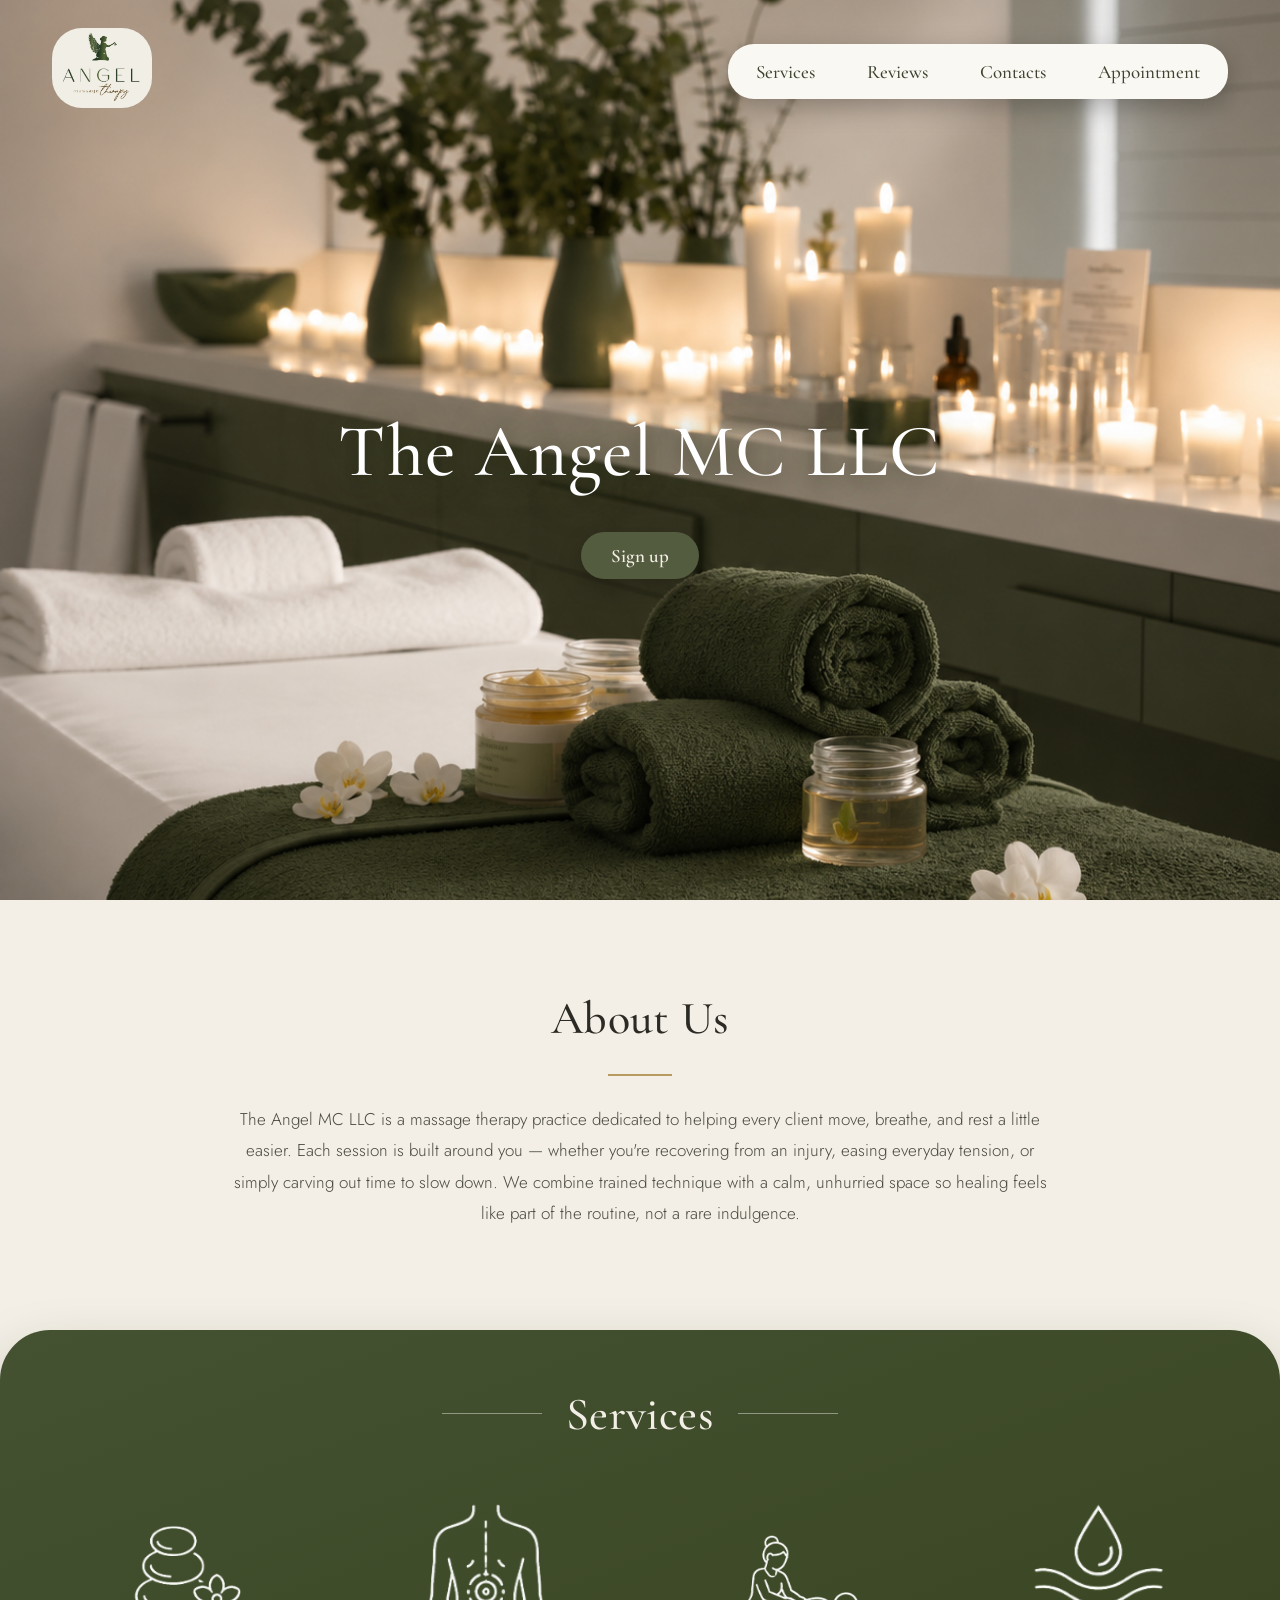
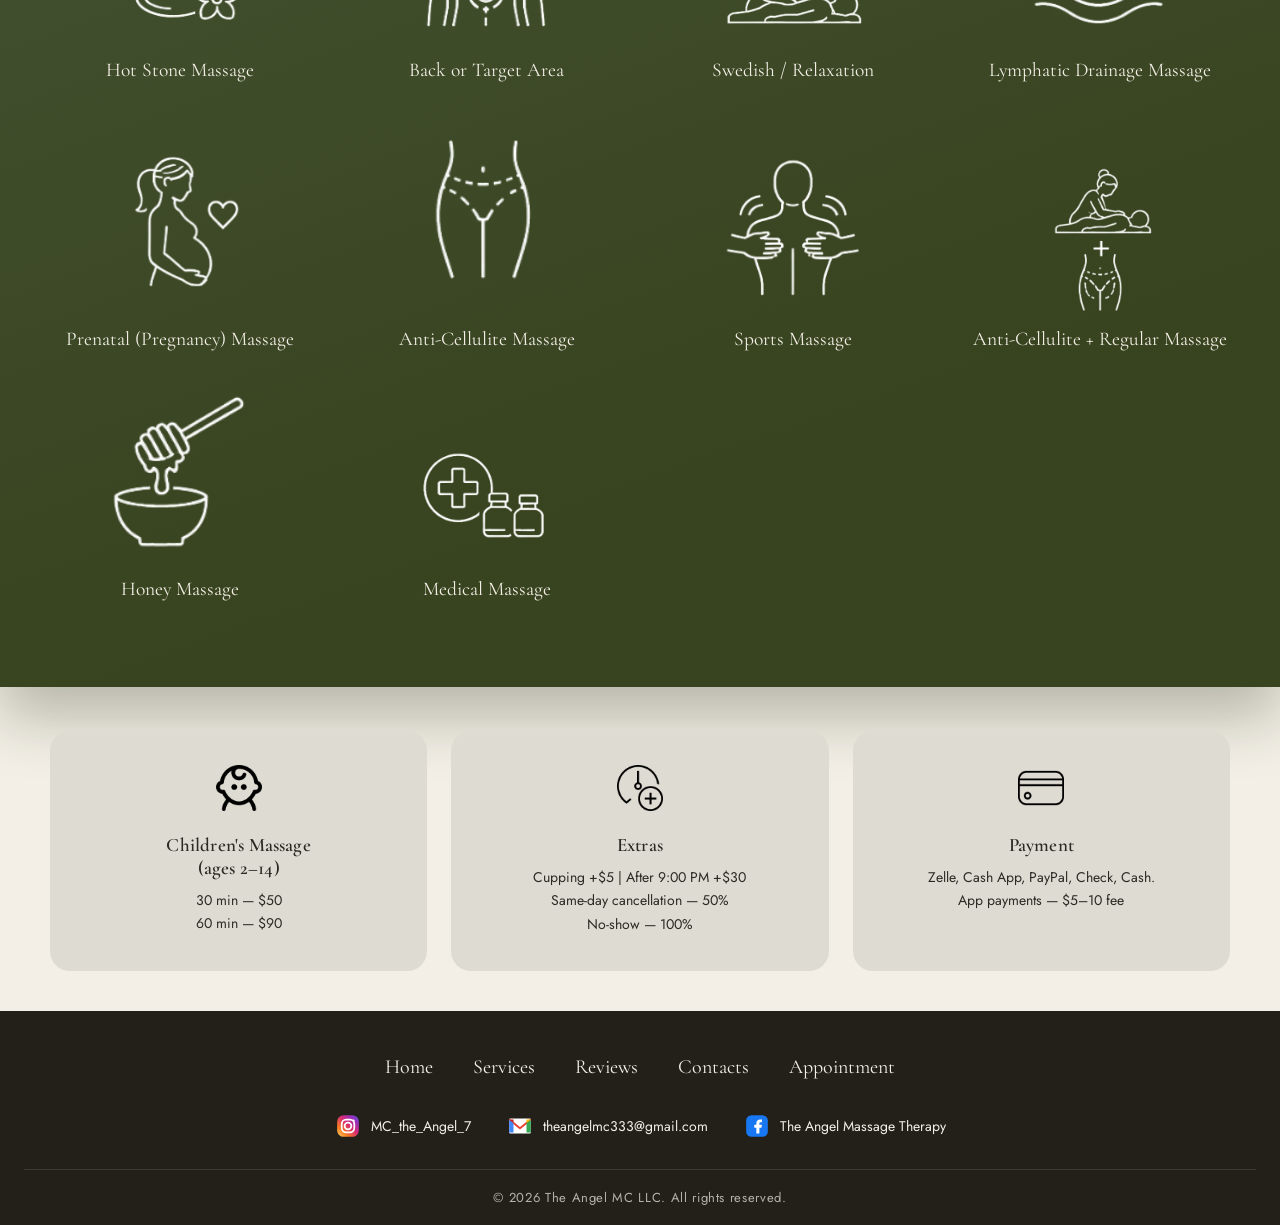
<file: index.html>
<!DOCTYPE html>
<html lang="en">
<head>
<meta charset="UTF-8">
<meta name="viewport" content="width=device-width, initial-scale=1.0">
<title>The Angel MC LLC — Massage Therapy</title>
<link rel="preconnect" href="https://fonts.googleapis.com">
<link href="https://fonts.googleapis.com/css2?family=Cormorant+Garamond:wght@400;500;600&family=Cormorant:ital,wght@0,400;0,500;1,400&family=Jost:wght@300;400;500&display=swap" rel="stylesheet">
<link rel="stylesheet" href="style.css">
<script src="script.js" defer></script>
<style>
  body{ background: var(--cream); }
  .nav-links {
  background: var(--card);
}
.nav-links a {
  color: var(--olive-deep);
}  
.nav-links a:hover,
.nav-links a:focus-visible {
  background: var(--olive);
  color: var(--cream);
  outline: none;
}

</style>
</head>
<body class="index-page">
<header class="hero">
  <div class="hero-inner">
    <nav class="navbar">
      <a href="#top" class="logo" aria-label="The Angel MC LLC — home">
        <img src="images/logo.jpg" alt="Angel MC logo">
      </a>
      
      <div class="nav-links" id="navLinks">
        <a href="services.html">Services</a>
        <a href="reviews.html">Reviews</a>
        <a href="contact.html">Contacts</a>
        <a href="appointment.html">Appointment</a>
      </div>
    
      <button class="nav-toggle" id="navToggle" aria-label="Toggle menu" aria-expanded="false" aria-controls="navLinks">
        <span></span>
      </button>
    </nav>
    <div class="hero-content" id="top">
      <h1>The Angel MC LLC</h1>
      <a href="appointment.html" class="btn">Sign up</a>
    </div>

  </div>
</header>

<section class="about">
  <div class="about-inner">
    <h2>About Us</h2>
    <div class="divider"></div>
    <p>
      The Angel MC LLC is a massage therapy practice dedicated to helping every client
      move, breathe, and rest a little easier. Each session is built around you —
      whether you're recovering from an injury, easing everyday tension, or simply
      carving out time to slow down. We combine trained technique with a calm,
      unhurried space so healing feels like part of the routine, not a rare indulgence.
    </p>
  </div>
</section>
<section class="services-wrap" id="services">
  <div class="services-panel">
    <h2>Services</h2>
    <div class="service-grid">
      <div class="service-item">
                    <img src="images/hot.png" alt="Hot Stone Massage">
        <span>Hot Stone Massage</span>
      </div>

      <div class="service-item">
        <img src="images/back.png" alt="Back or Target Area">
        <span>Back or Target Area</span>
      </div>

      <div class="service-item">
        <img src="images/swedish.png" alt="Swedish / Relaxation">
        <span>Swedish / Relaxation</span>
      </div>

      <div class="service-item">
        <img src="images/lymphatic.png" alt="Lymphatic Drainage Massage">
        <span>Lymphatic Drainage Massage</span>
      </div>

      <div class="service-item">
        <img src="images/prenatal.png" alt="Prenatal (Pregnancy) Massage">
        <span>Prenatal (Pregnancy) Massage</span>
      </div>

      <div class="service-item">
        <img src="images/celulit.png" alt="Anti-Cellulite Massage">
        <span>Anti-Cellulite Massage</span>
      </div>

      <div class="service-item">
        <img src="images/sports.png" alt="Sports Massage">
        <span>Sports Massage</span>
      </div>

      <div class="service-item">
        <img src="images/anti-cellulite.png" alt="Anti-Cellulite + Regular Massage">
        <span>Anti-Cellulite + Regular Massage</span>
      </div>

      <div class="service-item">
        <img src="images/honey.png" alt="Honey Massage">
        <span>Honey Massage</span>
      </div>

      <div class="service-item">
        <img src="images/medical.png" alt="Medical Massage">
        <span>Medical Massage</span>
      </div>

    </div>
  </div>

  <div class="info-cards">
    <div class="info-card">
      <img src="images/child-head.png" alt="Child's Head">
      <h3>Children's Massage<br>(ages 2–14)</h3>
      <p>30 min — $50<br>60 min — $90</p>
    </div>

    <div class="info-card">
        <img src="images/extra.png" alt="Extra Services">
        <h3>Extras</h3>
      <p>Cupping +$5 | After 9:00 PM +$30<br>Same-day cancellation — 50%<br>No-show — 100%</p>
    </div>

    <div class="info-card">
      <img src="images/credit-card.png" alt="Payment Methods">
      <h3>Payment</h3>
      <p>Zelle, Cash App, PayPal, Check, Cash.<br>App payments — $5–10 fee</p>
    </div>
  </div>
</section>

 
<footer>
  <nav class="footer-nav">
    <a href="index.html">Home</a>
    <a href="services.html">Services</a>
    <a href="reviews.html">Reviews</a>
    <a href="contact.html">Contacts</a>
    <a href="appointment.html">Appointment</a>
  </nav>
 
  <div class="footer-social">
    <a href="https://instagram.com/MC_the_Angel_7" target="_blank" rel="noopener">
      <svg viewBox="0 0 24 24" aria-hidden="true">
        <defs>
          <linearGradient id="igGrad" x1="0%" y1="100%" x2="100%" y2="0%">
            <stop offset="0%" stop-color="#feda75"/>
            <stop offset="25%" stop-color="#fa7e1e"/>
            <stop offset="55%" stop-color="#d62976"/>
            <stop offset="80%" stop-color="#962fbf"/>
            <stop offset="100%" stop-color="#4f5bd5"/>
          </linearGradient>
        </defs>
        <rect x="2" y="2" width="20" height="20" rx="6" fill="url(#igGrad)"/>
        <rect x="6.2" y="6.2" width="11.6" height="11.6" rx="4" fill="none" stroke="#fff" stroke-width="1.6"/>
        <circle cx="12" cy="12" r="3.1" fill="none" stroke="#fff" stroke-width="1.6"/>
        <circle cx="17" cy="7" r="1.1" fill="#fff"/>
      </svg>
      <span>MC_the_Angel_7</span>
    </a>
 
   
    <a href="mailto:theangelmc333@gmail.com">
      <svg viewBox="0 0 24 24" aria-hidden="true">
        <path d="M3 5h18a1 1 0 0 1 1 1v12a1 1 0 0 1-1 1H3a1 1 0 0 1-1-1V6a1 1 0 0 1 1-1Z" fill="#fff"/>
        <path d="M2 6l10 8 10-8" fill="none" stroke="#EA4335" stroke-width="1.8" stroke-linejoin="round"/>
        <path d="M2 6v12h4V9.2Z" fill="#4285F4"/>
        <path d="M22 6v12h-4V9.2Z" fill="#34A853"/>
        <path d="M6 9.2 2 6h4Z" fill="#C5221F"/>
        <path d="M18 9.2 22 6h-4Z" fill="#FBBC04"/>
      </svg>
      <span>theangelmc333@gmail.com</span>
    </a>
    
    <a href="https://www.facebook.com/profile.php?id=61557746706475" target="_blank" rel="noopener">
      <svg viewBox="0 0 24 24" aria-hidden="true">
        <rect x="2" y="2" width="20" height="20" rx="5" fill="#1877F2"/>
        <path d="M14.8 8.6h1.8V5.9h-1.8c-2 0-3.4 1.4-3.4 3.4v1.6H9.5v2.7h1.9V19h2.8v-5.4h1.9l.4-2.7h-2.3V9.6c0-.6.3-1 .9-1Z" fill="#fff"/>
      </svg>
      <span translate="no">The Angel Massage Therapy</span>
    </a>
  </div>
 
  <div class="footer-bottom">
    © <span id="year"></span> The Angel MC LLC. All rights reserved.
  </div>
</footer>

</body>
</html>
</file>
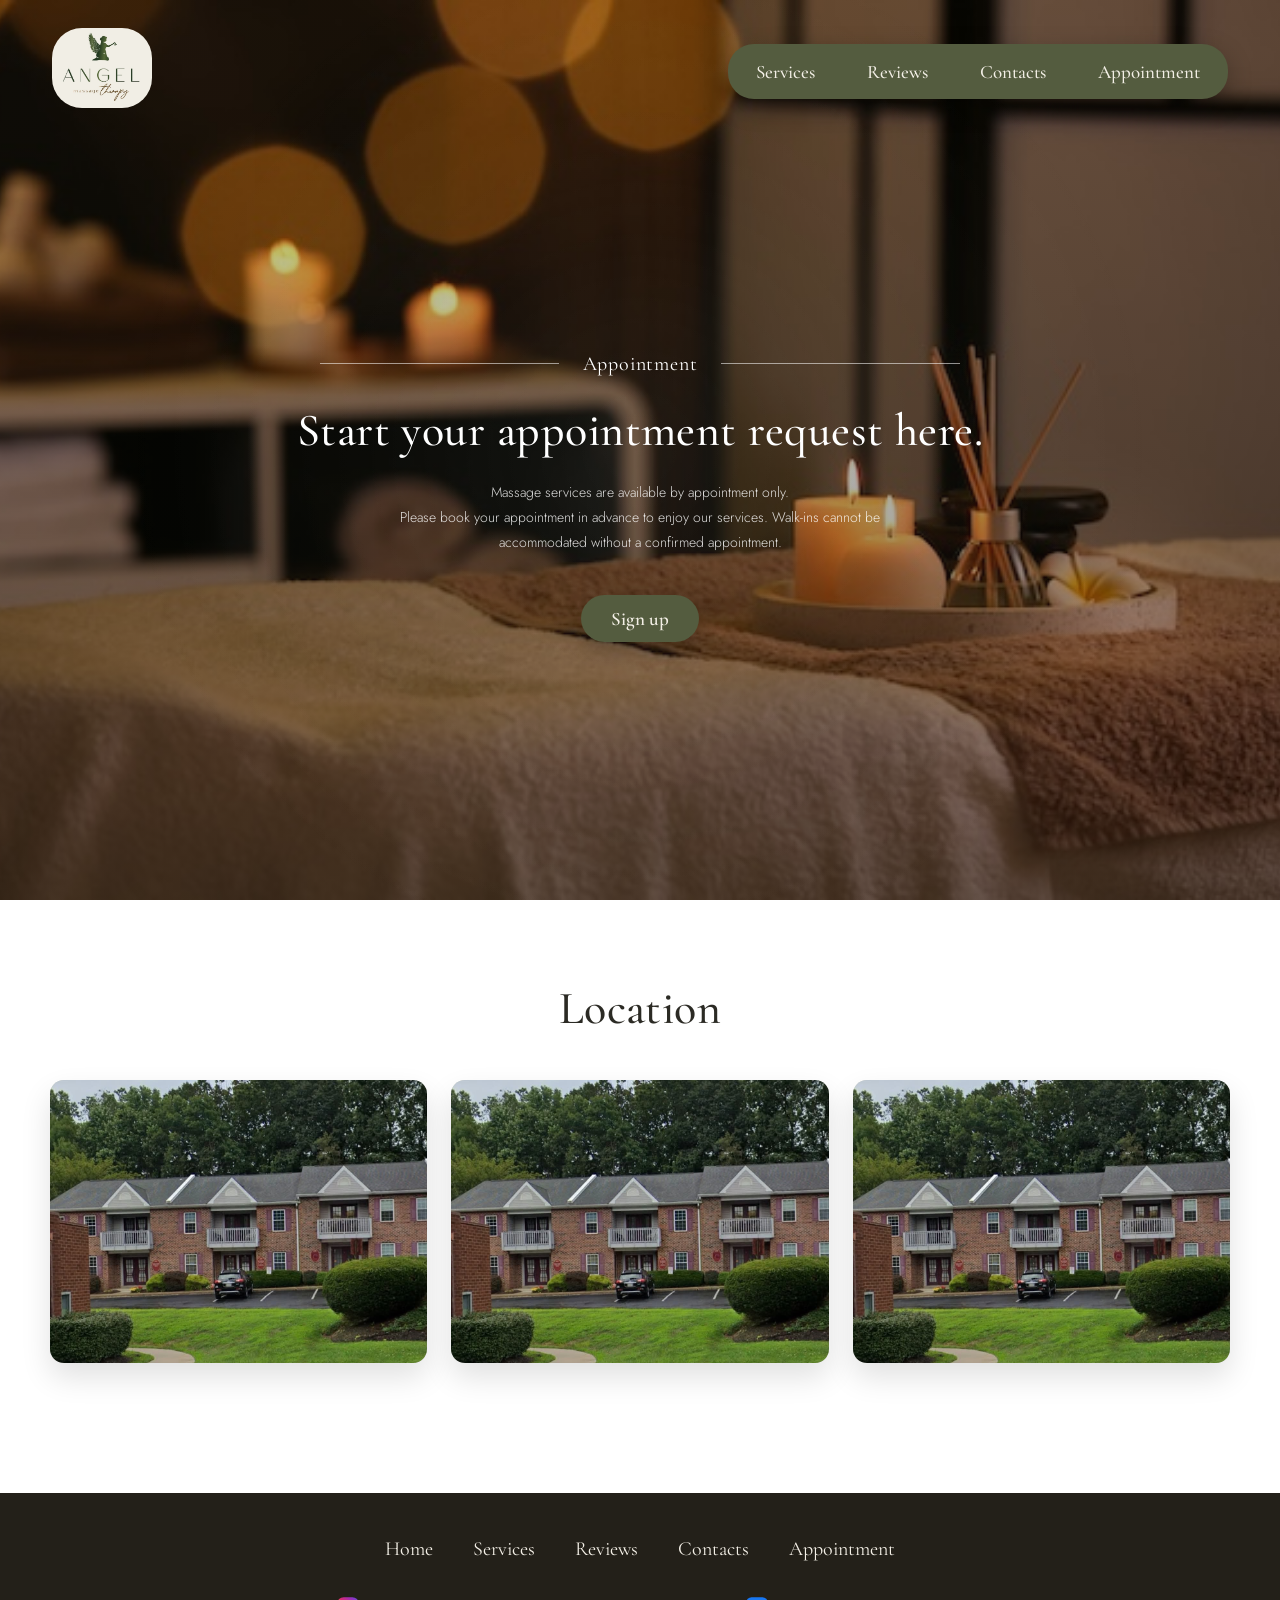
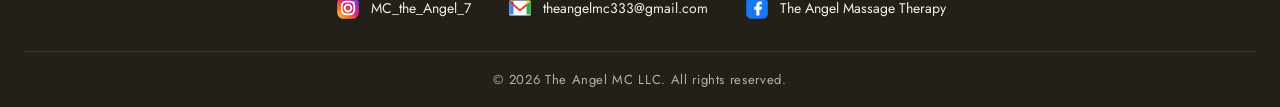
<file: appointment.html>
<!DOCTYPE html>
<html lang="en">
<head>
<meta charset="UTF-8">
<meta name="viewport" content="width=device-width, initial-scale=1.0">
<title>Appointment — The Angel MC LLC</title>
<link rel="preconnect" href="https://fonts.googleapis.com">
<link href="https://fonts.googleapis.com/css2?family=Cormorant+Garamond:wght@400;500;600&family=Cormorant:ital,wght@0,400;0,500;1,400&family=Jost:wght@300;400;500&display=swap" rel="stylesheet">
<link rel="stylesheet" href="style.css">
<script src="script.js" defer></script>
</head>
<body>
<header class="book-hero">

  <div class="book-inner">

    <nav class="navbar">

      <a
        href="index.html"
        class="logo logo-card"
        aria-label="The Angel MC LLC — home"
      >
        <img
          src="images/logo.jpg"
          alt="Angel MC logo"
        >
      </a>

      <div class="nav-links" id="navLinks">

        <a href="services.html">Services</a>
        <a href="reviews.html">Reviews</a>
        <a href="contact.html">Contacts</a>
        <a href="appointment.html">Appointment</a>

      </div>

      <button
        class="nav-toggle"
        id="navToggle"
        aria-label="Toggle menu"
        aria-expanded="false"
        aria-controls="navLinks"
      >
        <span></span>
      </button>

    </nav>


    <div class="book-content">

      <div class="eyebrow-row">

        <span class="rule"></span>

        <span class="label">
          Appointment
        </span>

        <span class="rule"></span>

      </div>


      <h1>
        Start your appointment request here.
      </h1>


      <p class="lorem">
        Massage services are available by appointment only.<br>
Please book your appointment in advance to enjoy our services. Walk-ins cannot be accommodated without a confirmed appointment.

      </p>


      <a href="https://squareup.com/appointments/book/LC4EXXAT15HW4" class="btn">
        Sign up
      </a>

    </div>

  </div>

</header>

<section class="location">
  <h2>Location</h2>
  <div class="location-grid">
    <figure><img src="images/contacte.jpg" alt="The Angel MC LLC location — exterior view 1"></figure>
    <figure><img src="images/contacte.jpg" alt="The Angel MC LLC location — exterior view 2"></figure>
    <figure><img src="images/contacte.jpg" alt="The Angel MC LLC location — exterior view 3"></figure>
  </div>
</section>

<footer>
  <nav class="footer-nav">
    <a href="index.html#top">Home</a>
    <a href="services.html">Services</a>
    <a href="reviews.html">Reviews</a>
    <a href="contact.html">Contacts</a>
    <a href="appointment.html">Appointment</a>
  </nav>

  <div class="footer-social">
    <a href="https://instagram.com/MC_the_Angel_7" target="_blank" rel="noopener">
      <svg viewBox="0 0 24 24" aria-hidden="true">
        <defs>
          <linearGradient id="igGrad2" x1="0%" y1="100%" x2="100%" y2="0%">
            <stop offset="0%" stop-color="#feda75"/>
            <stop offset="25%" stop-color="#fa7e1e"/>
            <stop offset="55%" stop-color="#d62976"/>
            <stop offset="80%" stop-color="#962fbf"/>
            <stop offset="100%" stop-color="#4f5bd5"/>
          </linearGradient>
        </defs>
        <rect x="2" y="2" width="20" height="20" rx="6" fill="url(#igGrad2)"/>
        <rect x="6.2" y="6.2" width="11.6" height="11.6" rx="4" fill="none" stroke="#fff" stroke-width="1.6"/>
        <circle cx="12" cy="12" r="3.1" fill="none" stroke="#fff" stroke-width="1.6"/>
        <circle cx="17" cy="7" r="1.1" fill="#fff"/>
      </svg>
      <span>MC_the_Angel_7</span>
    </a>

    <a href="mailto:theangelmc333@gmail.com">
      <svg viewBox="0 0 24 24" aria-hidden="true">
        <path d="M3 5h18a1 1 0 0 1 1 1v12a1 1 0 0 1-1 1H3a1 1 0 0 1-1-1V6a1 1 0 0 1 1-1Z" fill="#fff"/>
        <path d="M2 6l10 8 10-8" fill="none" stroke="#EA4335" stroke-width="1.8" stroke-linejoin="round"/>
        <path d="M2 6v12h4V9.2Z" fill="#4285F4"/>
        <path d="M22 6v12h-4V9.2Z" fill="#34A853"/>
        <path d="M6 9.2 2 6h4Z" fill="#C5221F"/>
        <path d="M18 9.2 22 6h-4Z" fill="#FBBC04"/>
      </svg>
      <span>theangelmc333@gmail.com</span>
    </a>

    <a href="https://www.facebook.com/profile.php?id=61557746706475" target="_blank" rel="noopener">
      <svg viewBox="0 0 24 24" aria-hidden="true">
        <rect x="2" y="2" width="20" height="20" rx="5" fill="#1877F2"/>
        <path d="M14.8 8.6h1.8V5.9h-1.8c-2 0-3.4 1.4-3.4 3.4v1.6H9.5v2.7h1.9V19h2.8v-5.4h1.9l.4-2.7h-2.3V9.6c0-.6.3-1 .9-1Z" fill="#fff"/>
      </svg>
      <span translate="no">The Angel Massage Therapy</span>
    </a>
  </div>

  <div class="footer-bottom">
    © <span id="year"></span> The Angel MC LLC. All rights reserved.
  </div>
</footer>

<script>
  /* Pre-select service from ?service=... (e.g. linked from services.html) */
  const params = new URLSearchParams(window.location.search);
  const preselect = params.get('service');
  if (preselect) {
    const select = document.getElementById('f-service');
    const match = Array.from(select.options).find(
      opt => opt.value.toLowerCase() === preselect.toLowerCase()
    );
    if (match) select.value = match.value;
  }

  /* Prevent picking a date in the past */
  const dateInput = document.getElementById('f-date');
  dateInput.min = new Date().toISOString().split('T')[0];

  /* Form validation + mailto submission (no backend on this site) */
  const form = document.getElementById('booking-form');
  const statusEl = document.getElementById('formStatus');

  function setError(id, message) {
    const el = document.querySelector(`[data-error-for="${id}"]`);
    if (el) el.textContent = message || '';
  }

  form.addEventListener('submit', (e) => {
    e.preventDefault();
    statusEl.classList.remove('show');

    let valid = true;
    const name = document.getElementById('f-name').value.trim();
    const phone = document.getElementById('f-phone').value.trim();
    const email = document.getElementById('f-email').value.trim();
    const date = document.getElementById('f-date').value;
    const time = document.getElementById('f-time').value;
    const service = document.getElementById('f-service').value;
    const message = document.getElementById('f-message').value.trim();

    setError('f-name', ''); setError('f-phone', ''); setError('f-email', ''); setError('f-date', '');

    if (!name) { setError('f-name', 'Please enter your name.'); valid = false; }
    if (!phone) { setError('f-phone', 'Please enter a phone number.'); valid = false; }
    if (!email || !/^[^\s@]+@[^\s@]+\.[^\s@]+$/.test(email)) {
      setError('f-email', 'Please enter a valid email.'); valid = false;
    }
    if (!date) { setError('f-date', 'Please choose a date.'); valid = false; }

    if (!valid) return;

    const subject = encodeURIComponent(`Appointment request — ${name}`);
    const bodyLines = [
      `Name: ${name}`,
      `Phone: ${phone}`,
      `Email: ${email}`,
      `Service: ${service || 'Not specified'}`,
      `Preferred date: ${date}`,
      `Preferred time: ${time || 'Not specified'}`,
      `Message: ${message || '—'}`
    ];
    const body = encodeURIComponent(bodyLines.join('\n'));

    window.location.href = `mailto:theangelmc333@gmail.com?subject=${subject}&body=${body}`;

    statusEl.textContent = 'Your email app should open with the request filled in — just hit send.';
    statusEl.classList.add('show');
  });
</script>

</body>
</html>
</file>
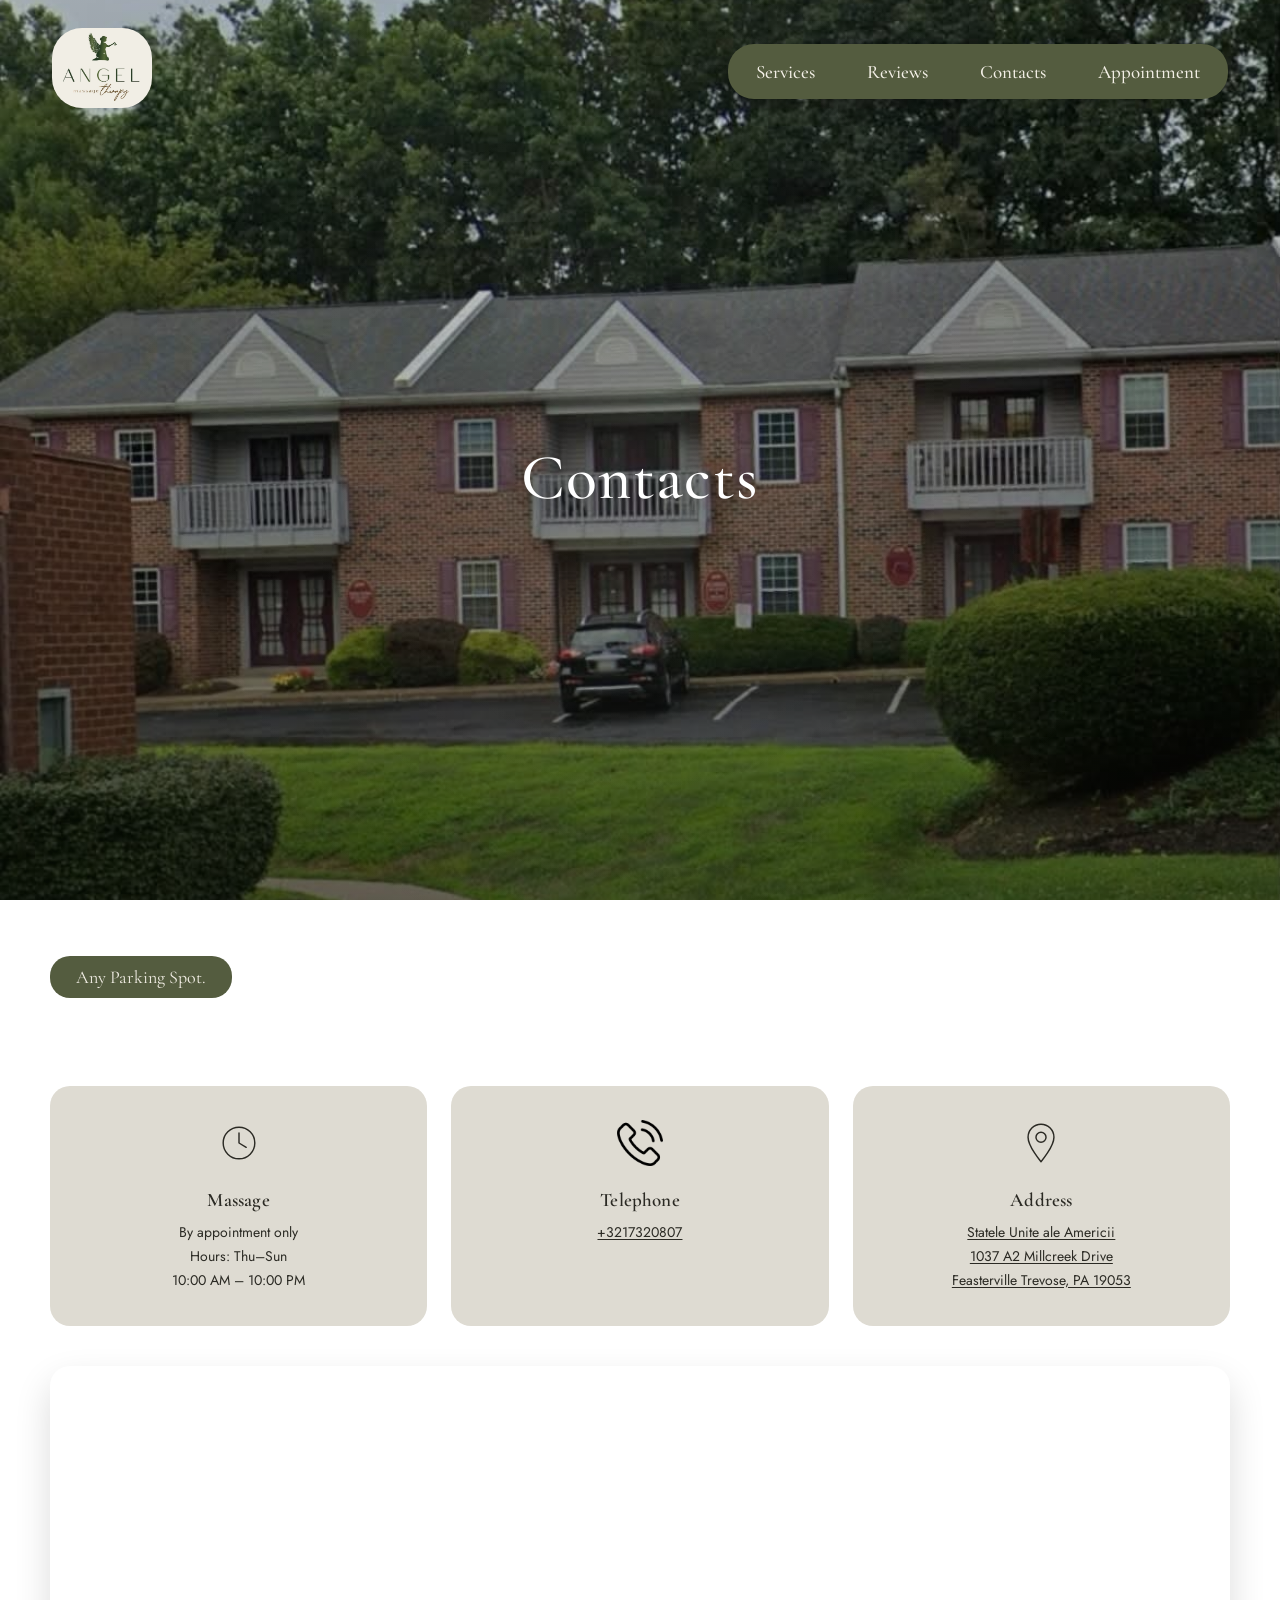
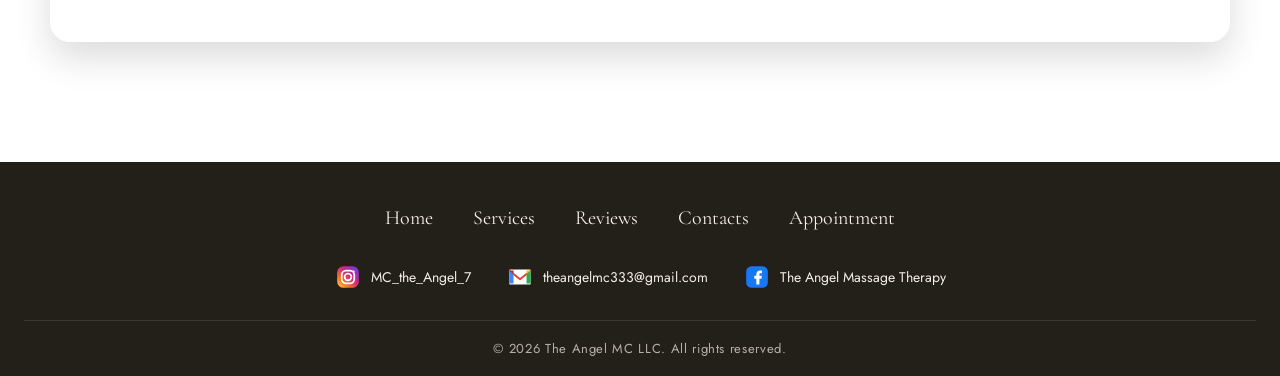
<file: contact.html>
<!DOCTYPE html>
<html lang="en">
<head>
<meta charset="UTF-8">
<meta name="viewport" content="width=device-width, initial-scale=1.0">

<title>Contacts — The Angel MC LLC</title>

<link rel="preconnect" href="https://fonts.googleapis.com">

<link href="https://fonts.googleapis.com/css2?family=Cormorant+Garamond:wght@400;500;600&family=Cormorant:ital,wght@0,400;0,500;1,400&family=Jost:wght@300;400;500&display=swap" rel="stylesheet">

<link rel="stylesheet" href="style.css">
<script src="script.js" defer></script>
</head>

<body>


<!-- =====================================================
     HERO
     ===================================================== -->

<header class="contacts-hero">

  <div class="hero-inner">

    <!-- NAVIGATION -->

    <nav class="navbar">

      <a
        href="index.html"
        class="logo logo-card"
        aria-label="The Angel MC LLC — home">

        <img
          src="images/logo.jpg"
          alt="Angel MC logo">

      </a>


      <div
        class="nav-links"
        id="navLinks"
      >

        <a href="services.html">
          Services
        </a>

        <a href="reviews.html">
          Reviews
        </a>

        <a href="contact.html">
          Contacts
        </a>

        <a href="appointment.html">
          Appointment
        </a>

      </div>


      <button
        class="nav-toggle"
        id="navToggle"
        aria-label="Toggle menu"
        aria-expanded="false"
        aria-controls="navLinks">
        <span></span>
      </button>
    </nav>
    <!-- HERO TITLE -->

    <div class="hero-content">

      <h1>
        Contacts
      </h1>

    </div>

  </div>

</header>



<!-- =====================================================
     CONTACTS CONTENT
     ===================================================== -->

<section class="contacts-body">

  <div class="contacts-inner">


    <span class="badge">
      Any Parking Spot.
    </span>


    <div class="info-cards">


      <!-- MASSAGE -->

      <div class="info-card">

        <svg viewBox="0 0 64 64">

          <circle
            cx="32"
            cy="32"
            r="22"
          />

          <path
            d="M32 18v14l10 6"
          />

        </svg>


        <h3>
          Massage
        </h3>


        <p>
          By appointment only
          <br>
          Hours: Thu–Sun
          <br>
          10:00 AM – 10:00 PM
        </p>

      </div>



      <!-- TELEPHONE -->

      <div class="info-card">
        <img src="images/phone-call.png" alt="Phone Icon" width="40" height="40">
        <h3>
          Telephone
        </h3>
        <p>
          <a
            href="tel:+3217320807"
            style="color: inherit; text-decoration: underline; text-underline-offset: 2px;">
            +3217320807
          </a>

        </p>

      </div>
      <!-- ADDRESS -->
      <div class="info-card">

        <svg viewBox="0 0 64 64">

          <path
            d="M32 6c-10 0-18 8-18 18 0 13 18 34 18 34s18-21 18-34c0-10-8-18-18-18Z"
          />

          <circle
            cx="32"
            cy="24"
            r="7"
          />

        </svg>


        <h3>
          Address
        </h3>


        <p>

          <a
            href="https://www.google.com/maps?q=1037+A2+Millcreek+Drive,+Feasterville+Trevose,+PA+19053"
            target="_blank"
            rel="noopener"
            style="
              color: inherit;
              text-decoration: underline;
              text-underline-offset: 2px;
            "
          >

            Statele Unite ale Americii
            <br>

            1037 A2 Millcreek Drive
            <br>

            Feasterville Trevose, PA 19053

          </a>

        </p>

      </div>

    </div>



    <!-- GOOGLE MAP -->

    <div class="map-wrap">

      <iframe
        src="https://www.google.com/maps?q=1037+A2+Millcreek+Drive,+Feasterville+Trevose,+PA+19053&output=embed"
        loading="lazy"
        referrerpolicy="no-referrer-when-downgrade"
        allowfullscreen
        title="The Angel MC LLC — map location"
      >
      </iframe>

    </div>

  </div>

</section>



<!-- =====================================================
     FOOTER
     ===================================================== -->

<footer>


  <nav class="footer-nav">

    <a href="index.html#top">
      Home
    </a>

    <a href="services.html">
      Services
    </a>

    <a href="reviews.html">
      Reviews
    </a>

    <a href="contact.html">
      Contacts
    </a>

    <a href="appointment.html">
      Appointment
    </a>

  </nav>



  <div class="footer-social">


    <!-- INSTAGRAM -->

    <a
      href="https://instagram.com/MC_the_Angel_7"
      target="_blank"
      rel="noopener"
    >

      <svg
        viewBox="0 0 24 24"
        aria-hidden="true"
      >

        <defs>

          <linearGradient
            id="igGrad3"
            x1="0%"
            y1="100%"
            x2="100%"
            y2="0%"
          >

            <stop
              offset="0%"
              stop-color="#feda75"
            />

            <stop
              offset="25%"
              stop-color="#fa7e1e"
            />

            <stop
              offset="55%"
              stop-color="#d62976"
            />

            <stop
              offset="80%"
              stop-color="#962fbf"
            />

            <stop
              offset="100%"
              stop-color="#4f5bd5"
            />

          </linearGradient>

        </defs>


        <rect
          x="2"
          y="2"
          width="20"
          height="20"
          rx="6"
          fill="url(#igGrad3)"
        />


        <rect
          x="6.2"
          y="6.2"
          width="11.6"
          height="11.6"
          rx="4"
          fill="none"
          stroke="#fff"
          stroke-width="1.6"
        />


        <circle
          cx="12"
          cy="12"
          r="3.1"
          fill="none"
          stroke="#fff"
          stroke-width="1.6"
        />


        <circle
          cx="17"
          cy="7"
          r="1.1"
          fill="#fff"
        />

      </svg>


      <span>
        MC_the_Angel_7
      </span>

    </a>



    <!-- EMAIL -->

    <a href="mailto:theangelmc333@gmail.com">

      <svg
        viewBox="0 0 24 24"
        aria-hidden="true"
      >

        <path
          d="M3 5h18a1 1 0 0 1 1 1v12a1 1 0 0 1-1 1H3a1 1 0 0 1-1-1V6a1 1 0 0 1 1-1Z"
          fill="#fff"
        />

        <path
          d="M2 6l10 8 10-8"
          fill="none"
          stroke="#EA4335"
          stroke-width="1.8"
          stroke-linejoin="round"
        />

        <path
          d="M2 6v12h4V9.2Z"
          fill="#4285F4"
        />

        <path
          d="M22 6v12h-4V9.2Z"
          fill="#34A853"
        />

        <path
          d="M6 9.2 2 6h4Z"
          fill="#C5221F"
        />

        <path
          d="M18 9.2 22 6h-4Z"
          fill="#FBBC04"
        />

      </svg>


      <span>
        theangelmc333@gmail.com
      </span>

    </a>



    <!-- FACEBOOK -->

   <a href="https://www.facebook.com/profile.php?id=61557746706475" target="_blank" rel="noopener">
      <svg viewBox="0 0 24 24" aria-hidden="true">
        <rect x="2" y="2" width="20" height="20" rx="5" fill="#1877F2"/>
        <path d="M14.8 8.6h1.8V5.9h-1.8c-2 0-3.4 1.4-3.4 3.4v1.6H9.5v2.7h1.9V19h2.8v-5.4h1.9l.4-2.7h-2.3V9.6c0-.6.3-1 .9-1Z" fill="#fff"/>
      </svg>
      <span translate="no">The Angel Massage Therapy</span>
    </a>
  </div>


  <div class="footer-bottom">

    ©
    <span id="year"></span>
    The Angel MC LLC. All rights reserved.

  </div>


</footer>


</body>
</html>
</file>
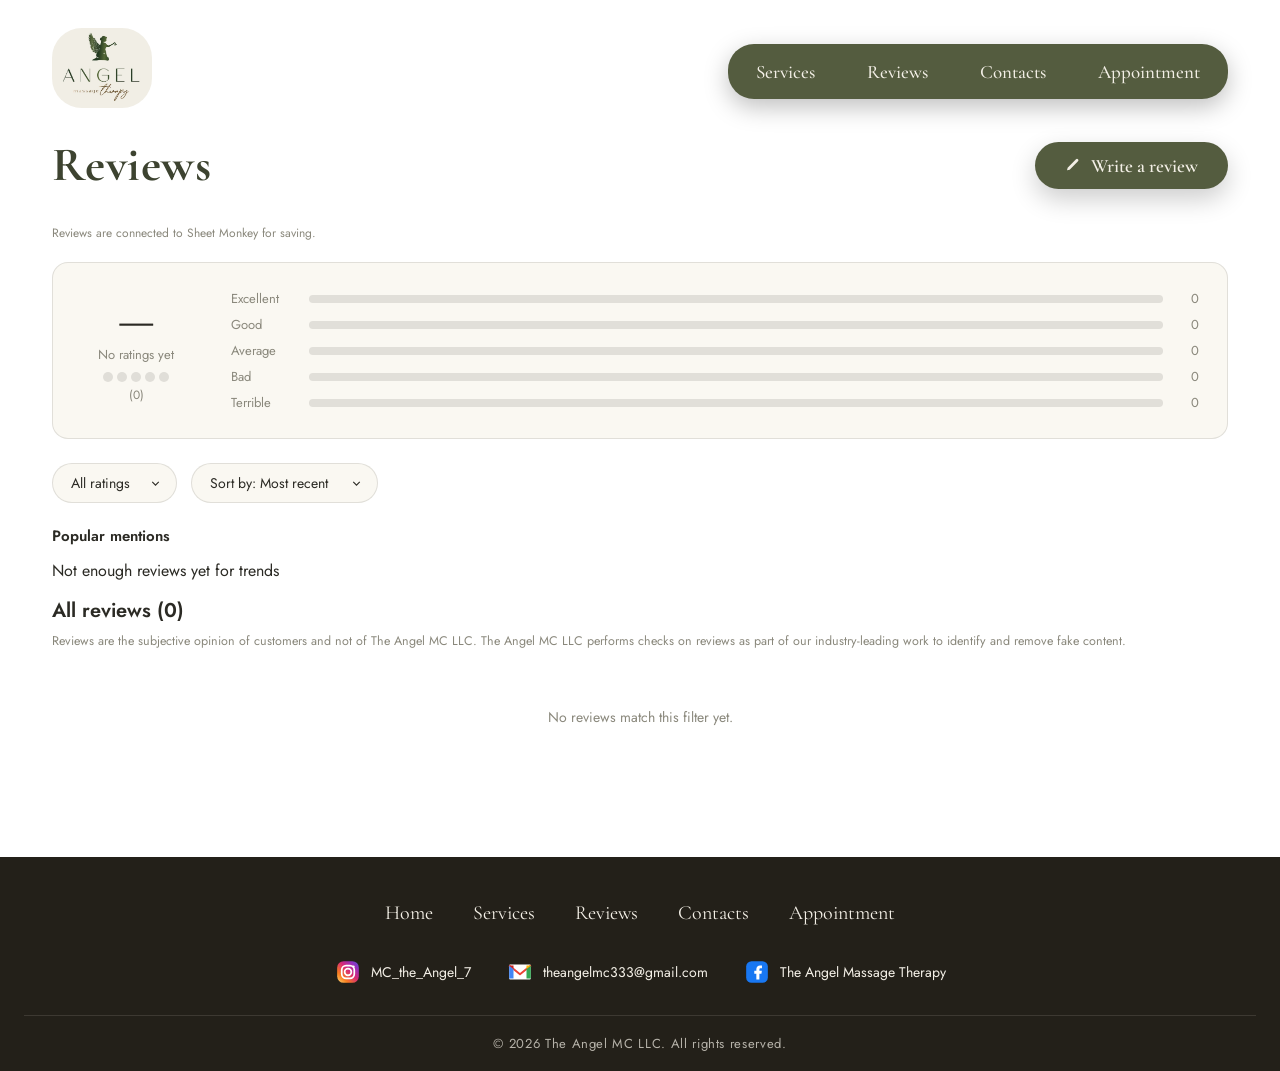
<file: reviews.html>
<!DOCTYPE html>
<html lang="en">

<head>
  <meta charset="UTF-8">
  <meta name="viewport" content="width=device-width, initial-scale=1.0">

  <title>Reviews — The Angel MC LLC</title>

  <link rel="preconnect" href="https://fonts.googleapis.com">

  <link
    href="https://fonts.googleapis.com/css2?family=Cormorant+Garamond:wght@400;500;600;700&family=Cormorant:ital,wght@0,400;0,500;1,400&family=Jost:wght@300;400;500;600&display=swap"
    rel="stylesheet"
  >

  <link rel="stylesheet" href="style.css">
  <script src="script.js" defer></script>
</head>
<body>
<div class="toast" id="toast"></div>
<header class="wrap">
  <nav class="navbar">
    <a
      href="index.html"
      class="logo"
      aria-label="The Angel MC LLC — home"
    >
      <img
        src="images/logo.jpg"
        alt="Angel MC logo"
      >
    </a>

    <div
      class="nav-links"
      id="navLinks"
    >

      <a href="services.html">
        Services
      </a>

      <a href="reviews.html">
        Reviews
      </a>

      <a href="contact.html">
        Contacts
      </a>

      <a href="appointment.html">
        Appointment
      </a>

    </div>

    <button
      class="nav-toggle"
      id="navToggle"
      aria-label="Toggle menu"
      aria-expanded="false"
      aria-controls="navLinks"
    >
      <span></span>
    </button>

  </nav>
  <div class="page-header">

    <h1>
      Reviews
    </h1>

    <button
      type="button"
      class="btn"
      id="toggleWriteReview"
    >

      <svg
        viewBox="0 0 24 24"
        aria-hidden="true"
      >
        <path d="M12 20h9"></path>
        <path d="M16.5 3.5a2.1 2.1 0 0 1 3 3L7 19l-4 1 1-4Z"></path>
      </svg>

      Write a review

    </button>

  </div>


  <!-- =========================
       WRITE REVIEW PANEL
  ========================== -->

  <div
    class="write-review-panel"
    id="writeReviewPanel"
  >

    <form id="writeReviewForm">

      <!-- NAME -->

      <div class="form-field">

        <label for="reviewName">
          Your name
        </label>

        <input
          type="text"
          id="reviewName"
          required
          autocomplete="name"
          placeholder="Enter your name..."
        >

      </div>


      <!-- RATING -->

      <div class="form-field">

        <label>
          Your rating
        </label>

        <div
          class="star-picker"
          id="starPicker"
          role="radiogroup"
          aria-label="Rating"
        >

          <button
            type="button"
            class="star"
            data-value="1"
            aria-label="1 star"
          >
            ★
          </button>

          <button
            type="button"
            class="star"
            data-value="2"
            aria-label="2 stars"
          >
            ★
          </button>

          <button
            type="button"
            class="star"
            data-value="3"
            aria-label="3 stars"
          >
            ★
          </button>

          <button
            type="button"
            class="star"
            data-value="4"
            aria-label="4 stars"
          >
            ★
          </button>

          <button
            type="button"
            class="star"
            data-value="5"
            aria-label="5 stars"
          >
            ★
          </button>

        </div>

      </div>


      <!-- REVIEW -->

      <div class="form-field">

        <label for="wr-text">
          Your review
        </label>

        <textarea
          id="wr-text"
          rows="3"
          required
          placeholder="Tell us about your experience..."
        ></textarea>

      </div>


      <!-- ACTIONS -->

      <div class="wr-actions">

        <button
          type="submit"
          class="btn"
          id="wr-submit"
        >
          Post review
        </button>

        <span class="wr-note">

          Or leave it directly on

          <a
            href="https://search.google.com/local/writereview?placeid=REPLACE_WITH_YOUR_PLACE_ID"
            target="_blank"
            rel="noopener"
          >
            Google
          </a>.

        </span>

      </div>

    </form>

  </div>


  <!-- =========================
       SYNC MESSAGE
  ========================== -->

  <p
    class="sync-note"
    id="syncNote"
  >
    Reviews are connected to Sheet Monkey.
  </p>


  <!-- =========================
       SUMMARY
  ========================== -->

  <div class="summary-card">

    <div class="summary-score">

      <div
        class="num"
        id="avgScore"
      >
        —
      </div>

      <div
        class="label"
        id="avgLabel"
      >
        No ratings yet
      </div>

      <div
        class="dots"
        id="avgDots"
      ></div>

      <div
        class="summary-count"
        id="totalCount"
      >
        (0)
      </div>

    </div>


    <div
      class="summary-bars"
      id="summaryBars"
    ></div>

  </div>


  <!-- =========================
       FILTERS
  ========================== -->

  <div class="filter-row">

    <select
      class="pill-select"
      id="ratingFilter"
      aria-label="Filter by rating"
    >

      <option value="all">
        All ratings
      </option>

      <option value="5">
        Excellent (5)
      </option>

      <option value="4">
        Good (4)
      </option>

      <option value="3">
        Average (3)
      </option>

      <option value="2">
        Bad (2)
      </option>

      <option value="1">
        Terrible (1)
      </option>

    </select>


    <select
      class="pill-select"
      id="sortReviews"
      aria-label="Sort reviews"
    >

      <option value="recent">
        Sort by: Most recent
      </option>

      <option value="highest">
        Sort by: Highest rating
      </option>

      <option value="lowest">
        Sort by: Lowest rating
      </option>

    </select>

  </div>


  <!-- =========================
       POPULAR MENTIONS
  ========================== -->

  <div class="mentions-title">
    Popular mentions
  </div>

  <div
    class="mentions"
    id="mentionsList"
  ></div>

  <div
    class="mention-active"
    id="mentionActive"
    style="display:none;"
  >

    Showing reviews mentioning

    "<span id="mentionActiveWord"></span>"

    <button
      type="button"
      id="clearMention"
    >
      ✕ clear
    </button>

  </div>


  <!-- =========================
       REVIEWS
  ========================== -->

  <div
    class="reviews-title"
    id="reviewsTitle"
  >
    All reviews (0)
  </div>


  <p class="reviews-disclaimer">

    Reviews are the subjective opinion of customers and not of
    The Angel MC LLC. The Angel MC LLC performs checks on reviews
    as part of our industry-leading work to identify and remove fake content.

  </p>


  <div id="reviewsList"></div>


  <p
    class="no-reviews"
    id="noReviews"
  >
    No reviews match this filter yet.
  </p>

</header>


<!-- =========================
     FOOTER
========================== -->

<footer>

  <nav class="footer-nav">

    <a href="index.html#top">
      Home
    </a>

    <a href="services.html">
      Services
    </a>

    <a href="reviews.html">
      Reviews
    </a>

    <a href="contact.html">
      Contacts
    </a>

    <a href="appointment.html">
      Appointment
    </a>

  </nav>


  <div class="footer-social">

    <!-- Instagram -->

    <a
      href="https://instagram.com/MC_the_Angel_7"
      target="_blank"
      rel="noopener"
    >

      <svg
        viewBox="0 0 24 24"
        aria-hidden="true"
      >

        <defs>

          <linearGradient
            id="igGrad5"
            x1="0%"
            y1="100%"
            x2="100%"
            y2="0%"
          >

            <stop
              offset="0%"
              stop-color="#feda75"
            />

            <stop
              offset="25%"
              stop-color="#fa7e1e"
            />

            <stop
              offset="55%"
              stop-color="#d62976"
            />

            <stop
              offset="80%"
              stop-color="#962fbf"
            />

            <stop
              offset="100%"
              stop-color="#4f5bd5"
            />

          </linearGradient>

        </defs>


        <rect
          x="2"
          y="2"
          width="20"
          height="20"
          rx="6"
          fill="url(#igGrad5)"
        />

        <rect
          x="6.2"
          y="6.2"
          width="11.6"
          height="11.6"
          rx="4"
          fill="none"
          stroke="#fff"
          stroke-width="1.6"
        />

        <circle
          cx="12"
          cy="12"
          r="3.1"
          fill="none"
          stroke="#fff"
          stroke-width="1.6"
        />

        <circle
          cx="17"
          cy="7"
          r="1.1"
          fill="#fff"
        />

      </svg>

      <span>
        MC_the_Angel_7
      </span>

    </a>


    <!-- Email -->

    <a href="mailto:theangelmc333@gmail.com">

      <svg
        viewBox="0 0 24 24"
        aria-hidden="true"
      >

        <path
          d="M3 5h18a1 1 0 0 1 1 1v12a1 1 0 0 1-1 1H3a1 1 0 0 1-1-1V6a1 1 0 0 1 1-1Z"
          fill="#fff"
        />

        <path
          d="M2 6l10 8 10-8"
          fill="none"
          stroke="#EA4335"
          stroke-width="1.8"
          stroke-linejoin="round"
        />

        <path
          d="M2 6v12h4V9.2Z"
          fill="#4285F4"
        />

        <path
          d="M22 6v12h-4V9.2Z"
          fill="#34A853"
        />

        <path
          d="M6 9.2 2 6h4Z"
          fill="#C5221F"
        />

        <path
          d="M18 9.2 22 6h-4Z"
          fill="#FBBC04"
        />

      </svg>

      <span>
        theangelmc333@gmail.com
      </span>

    </a>


    <!-- Facebook -->

    <a
      href="https://www.facebook.com/profile.php?id=61557746706475"
      target="_blank"
      rel="noopener"
    >

      <svg
        viewBox="0 0 24 24"
        aria-hidden="true"
      >

        <rect
          x="2"
          y="2"
          width="20"
          height="20"
          rx="5"
          fill="#1877F2"
        />

        <path
          d="M14.8 8.6h1.8V5.9h-1.8c-2 0-3.4 1.4-3.4 3.4v1.6H9.5v2.7h1.9V19h2.8v-5.4h1.9l.4-2.7h-2.3V9.6c0-.6.3-1 .9-1Z"
          fill="#fff"
        />

      </svg>

      <span translate="no">
        The Angel Massage Therapy
      </span>

    </a>

  </div>


  <div class="footer-bottom">

    ©

    <span id="year"></span>

    The Angel MC LLC. All rights reserved.

  </div>

</footer>


<script>
const SHEET_MONKEY_URL =
  'https://api.sheetmonkey.io/form/mtyWEHJY3roYbmZgdYEbX';

const LOCAL_REVIEWS_KEY =
  'angel_mc_reviews_v3';
const demoReviews = [];


let reviews = [];

let activeMention = null;

let selectedRating = 0;

let toastTimeout;


/* =========================================================
   5. DATE
========================================================= */

function monthLabel(dateObj) {

  const monthNames = [
    'Jan',
    'Feb',
    'Mar',
    'Apr',
    'May',
    'Jun',
    'Jul',
    'Aug',
    'Sep',
    'Oct',
    'Nov',
    'Dec'
  ];

  return `${monthNames[dateObj.getMonth()]} ${dateObj.getDate()}, ${dateObj.getFullYear()}`;

}


/* =========================================================
   6. CREATE REVIEW
========================================================= */

function createReview({
  name,
  rating,
  text,
  id = null,
  date = null,
  sub = 'Website visitor'
}) {

  const d =
    date
      ? new Date(date)
      : new Date();

  return {

    id:
      id ||
      `local-${Date.now()}-${Math.random()
        .toString(36)
        .slice(2, 8)}`,

    initial:
      (name || '?')
        .trim()
        .charAt(0)
        .toUpperCase(),

    name:
      name || 'Anonymous',

    sub,

    when:
      monthLabel(d),

    rating:
      Number(rating) || 5,

    date:
      d.toISOString().split('T')[0],

    dateLabel:
      `Written ${monthLabel(d)}`,

    likes: 0,

    liked: false,

    text:
      text || '',

    replies: []

  };

}


/* =========================================================
   7. LOCAL STORAGE
========================================================= */

function saveLocalReviews() {

  try {

    const userReviews =
      reviews.filter(
        review =>
          !String(review.id).startsWith('demo-')
      );

    localStorage.setItem(
      LOCAL_REVIEWS_KEY,
      JSON.stringify(userReviews)
    );

  } catch (error) {

    console.warn(
      'Could not save reviews locally.',
      error
    );

  }

}


function loadLocalReviews() {

  try {

    const raw =
      localStorage.getItem(
        LOCAL_REVIEWS_KEY
      );

    if (!raw) {
      return [];
    }

    const parsed =
      JSON.parse(raw);

    if (!Array.isArray(parsed)) {
      return [];
    }

    return parsed;

  } catch (error) {

    console.warn(
      'Could not load reviews locally.',
      error
    );

    return [];

  }

}


/* =========================================================
   8. INITIALIZE
========================================================= */

function initializeReviews() {

  const savedReviews =
    loadLocalReviews();

  reviews = [
    ...savedReviews,
    ...demoReviews
  ];

}


/* =========================================================
   9. SHEET MONKEY
========================================================= */

async function sendToSheetMonkey(data) {

  try {

    const formData =
      new FormData();


    formData.append(
      'Name',
      data.name || ''
    );


    formData.append(
      'Rating',
      String(data.rating || '')
    );


    formData.append(
      'Review',
      data.text || ''
    );


    formData.append(
      'Type',
      data.type || 'review'
    );


    formData.append(
      'ReviewID',
      data.reviewId || ''
    );


    formData.append(
      'Reply',
      data.replyText || ''
    );


    const response =
      await fetch(
        SHEET_MONKEY_URL,
        {
          method: 'POST',
          body: formData
        }
      );


    if (!response.ok) {

      throw new Error(
        `Sheet Monkey returned ${response.status}`
      );

    }


    return {
      success: true
    };


  } catch (error) {

    console.error(
      'Sheet Monkey error:',
      error
    );


    return {
      success: false,
      error: error.message
    };

  }

}


/* =========================================================
   10. TOAST
========================================================= */

function showToast(
  message,
  isError = false
) {

  const toast =
    document.getElementById('toast');

  toast.textContent =
    message;

  toast.classList.toggle(
    'error',
    Boolean(isError)
  );

  toast.classList.add('show');

  clearTimeout(toastTimeout);

  toastTimeout =
    setTimeout(
      () => {
        toast.classList.remove('show');
      },
      4500
    );

}


/* =========================================================
   11. STARS
========================================================= */

function dotsHtml(rating) {

  let html = '';

  for (
    let i = 1;
    i <= 5;
    i++
  ) {

    html +=
      `<span class="${i <= rating ? 'filled' : ''}"></span>`;

  }

  return html;

}


/* =========================================================
   12. SAFE HTML
========================================================= */

function escapeHtml(value) {

  return String(value || '')

    .replace(/&/g, '&amp;')

    .replace(/</g, '&lt;')

    .replace(/>/g, '&gt;')

    .replace(/"/g, '&quot;')

    .replace(/'/g, '&#039;');

}


/* =========================================================
   13. REGEX ESCAPE
========================================================= */

function escapeRegExp(str) {

  return String(str)
    .replace(/[.*+?^${}()|[\]\\]/g, '\\$&');

}


/* =========================================================
   14. HIGHLIGHT
========================================================= */

function highlight(text, word) {

  const safeText =
    escapeHtml(text);

  if (!word) {
    return safeText;
  }

  const escapedWord =
    escapeRegExp(word);

  const regex =
    new RegExp(
      `(${escapedWord})`,
      'gi'
    );

  return safeText.replace(
    regex,
    '<mark>$1</mark>'
  );

}


/* =========================================================
   15. SUMMARY
========================================================= */

function renderSummary() {

  const total =
    reviews.length;


  const avg =
    total
      ? reviews.reduce(
          (sum, review) =>
            sum + Number(review.rating || 0),
          0
        ) / total
      : 0;


  const rounded =
    Math.round(avg * 10) / 10;


  let label =
    'No ratings yet';


  if (avg >= 4.5) {

    label = 'Excellent';

  } else if (avg >= 3.5) {

    label = 'Good';

  } else if (avg >= 2.5) {

    label = 'Average';

  } else if (avg >= 1.5) {

    label = 'Bad';

  } else if (total) {

    label = 'Terrible';

  }


  document.getElementById(
    'avgScore'
  ).textContent =
    total
      ? rounded.toFixed(1)
      : '—';


  document.getElementById(
    'avgLabel'
  ).textContent =
    label;


  document.getElementById(
    'avgDots'
  ).innerHTML =
    dotsHtml(
      Math.round(avg)
    );


  document.getElementById(
    'totalCount'
  ).textContent =
    `(${total})`;


  const tiers = [

    {
      key: 5,
      label: 'Excellent'
    },

    {
      key: 4,
      label: 'Good'
    },

    {
      key: 3,
      label: 'Average'
    },

    {
      key: 2,
      label: 'Bad'
    },

    {
      key: 1,
      label: 'Terrible'
    }

  ];


  const counts =
    tiers.map(
      tier =>
        reviews.filter(
          review =>
            Number(review.rating) === tier.key
        ).length
    );


  const maxCount =
    Math.max(
      1,
      ...counts
    );


  document.getElementById(
    'summaryBars'
  ).innerHTML =

    tiers.map(
      (tier, index) => `

        <div class="bar-row">

          <span class="bar-label">
            ${tier.label}
          </span>

          <div class="bar-track">

            <div
              class="bar-fill"
              style="width:${(counts[index] / maxCount) * 100}%"
            ></div>

          </div>

          <span class="bar-count">
            ${counts[index]}
          </span>

        </div>

      `
    ).join('');

}


/* =========================================================
   16. POPULAR MENTIONS
========================================================= */

const STOPWORDS = new Set([

  'the',
  'and',
  'was',
  'for',
  'with',
  'that',
  'this',
  'have',
  'had',
  'has',
  'are',
  'were',
  'from',
  'your',
  'you',
  'they',
  'their',
  'them',
  'very',
  'really',
  'just',
  'about',
  'after',
  'before',
  'into',
  'over',
  'than',
  'then',
  'been',
  'being',
  'more',
  'most',
  'some',
  'ever',
  'back',
  'again',
  'definitely',
  'highly',
  'when',
  'what',
  'which',
  'who',
  'would',
  'could',
  'should',
  'there',
  'here',
  'also',
  'good',
  'great'

]);


function computeMentions() {

  const frequency = {};

  const original = {};


  reviews.forEach(
    review => {

      const words =
        String(review.text || '')
          .match(/[A-Za-z']+/g) || [];


      words.forEach(
        word => {

          const clean =
            word.replace(
              /^'+|'+$/g,
              ''
            );


          const lower =
            clean.toLowerCase();


          if (
            lower.length < 4 ||
            STOPWORDS.has(lower)
          ) {
            return;
          }


          frequency[lower] =
            (frequency[lower] || 0) + 1;


          if (!original[lower]) {

            original[lower] =
              clean;

          }

        }
      );

    }
  );


  return Object.keys(frequency)

    .map(
      key => ({
        word: key,
        display: original[key],
        count: frequency[key]
      })
    )

    .filter(
      item =>
        item.count >= 2
    )

    .sort(
      (a, b) =>
        b.count - a.count
    )

    .slice(0, 8);

}


function renderMentions() {

  const mentions =
    computeMentions();


  const container =
    document.getElementById(
      'mentionsList'
    );


  if (!mentions.length) {

    container.innerHTML =
      '<span>Not enough reviews yet for trends</span>';

    return;

  }


  container.innerHTML =

    mentions.map(
      mention => `

        <button
          type="button"
          class="${activeMention === mention.word ? 'active' : ''}"
          data-word="${escapeHtml(mention.word)}"
        >

          ${escapeHtml(mention.display)}

          <span class="count">
            (${mention.count})
          </span>

        </button>

      `
    ).join('');


  container
    .querySelectorAll(
      'button[data-word]'
    )
    .forEach(
      button => {

        button.addEventListener(
          'click',
          () => {

            const word =
              button.getAttribute(
                'data-word'
              );


            activeMention =
              activeMention === word
                ? null
                : word;


            renderMentions();

            updateMentionChip();

            applyFiltersAndSort();

          }
        );

      }
    );

}


function updateMentionChip() {

  const chip =
    document.getElementById(
      'mentionActive'
    );


  const word =
    document.getElementById(
      'mentionActiveWord'
    );


  if (activeMention) {

    word.textContent =
      activeMention;

    chip.style.display =
      'flex';

  } else {

    chip.style.display =
      'none';

  }

}


document
  .getElementById(
    'clearMention'
  )
  .addEventListener(
    'click',
    () => {

      activeMention = null;

      renderMentions();

      updateMentionChip();

      applyFiltersAndSort();

    }
  );


/* =========================================================
   17. REPLIES
========================================================= */

function renderSingleReply(
  reply,
  reviewId,
  index
) {

  const likeKey =
    `${reviewId}::${index}`;


  return `

    <div class="reply">

      <div class="review-head">

        <div class="avatar">

          ${escapeHtml(
            (reply.name || '?')
              .trim()
              .charAt(0)
              .toUpperCase()
          )}

        </div>


        <div class="review-meta">

          <div class="name">
            ${escapeHtml(reply.name)}
          </div>

        </div>

      </div>


      <p class="review-text">

        ${highlight(
          reply.text,
          activeMention
        )}

      </p>


      <div class="reply-footer">

        <button
          type="button"
          class="like ${reply.liked ? 'liked' : ''}"
          data-reply-like="${escapeHtml(likeKey)}"
          aria-label="Like this reply"
        >

          <svg viewBox="0 0 24 24">

            <path d="M7 10v11H4a1 1 0 0 1-1-1v-9a1 1 0 0 1 1-1Zm4 11h7.5a2 2 0 0 0 2-1.6l1.4-7A2 2 0 0 0 20 10h-5.5V5a2.5 2.5 0 0 0-5 0v1.5L7 10"></path>

          </svg>


          <span class="like-count">
            ${Number(reply.likes || 0)}
          </span>

        </button>

      </div>

    </div>

  `;

}


function renderReplies(review) {

  const replies =
    review.replies || [];


  if (!replies.length) {
    return '';
  }


  const allHtml =
    replies
      .map(
        (reply, index) =>
          renderSingleReply(
            reply,
            review.id,
            index
          )
      )
      .join('');


  const count =
    replies.length;


  const answerWord =
    count === 1
      ? 'answer'
      : 'answers';


  return `

    <div class="replies-block">

      <div
        class="hidden-replies"
        id="hiddenReplies-${escapeHtml(review.id)}"
        style="display:none;"
      >

        ${allHtml}

      </div>


      <div
        class="reply-more"
        data-toggle-hidden="${escapeHtml(review.id)}"
        data-hidden-count="${count}"
      >

        Show ${count} hidden ${answerWord}

      </div>

    </div>

  `;

}


/* =========================================================
   18. RENDER REVIEWS
========================================================= */

function renderReviews(list) {

  const container =
    document.getElementById(
      'reviewsList'
    );


  const noReviews =
    document.getElementById(
      'noReviews'
    );


  document.getElementById(
    'reviewsTitle'
  ).textContent =
    `All reviews (${list.length})`;


  if (!list.length) {

    container.innerHTML =
      '';

    noReviews.style.display =
      'block';

    return;

  }


  noReviews.style.display =
    'none';


  container.innerHTML =

    list.map(
      review => `

        <div class="review">

          <div class="review-head">

            <div class="avatar">

              ${escapeHtml(
                review.initial
              )}

            </div>


            <div class="review-meta">

              <div class="name">

                ${escapeHtml(
                  review.name
                )}

              </div>


              <div class="sub">

                ${escapeHtml(
                  review.sub
                )}

              </div>


              <div class="when">

                ${escapeHtml(
                  review.when
                )}

              </div>


              <div class="review-dots">

                ${dotsHtml(
                  Number(review.rating)
                )}

              </div>

            </div>

          </div>


          <p class="review-text">

            ${highlight(
              review.text,
              activeMention
            )}

          </p>


          <div class="review-footer">

            <span>

              ${escapeHtml(
                review.dateLabel
              )}

            </span>


            <div class="actions">

              <button
                type="button"
                class="like ${review.liked ? 'liked' : ''}"
                data-like="${escapeHtml(review.id)}"
                aria-label="Like this review"
              >

                <svg viewBox="0 0 24 24">

                  <path d="M7 10v11H4a1 1 0 0 1-1-1v-9a1 1 0 0 1 1-1Zm4 11h7.5a2 2 0 0 0 2-1.6l1.4-7A2 2 0 0 0 20 10h-5.5V5a2.5 2.5 0 0 0-5 0v1.5L7 10"></path>

                </svg>


                <span class="like-count">

                  ${Number(
                    review.likes || 0
                  )}

                </span>

              </button>


              <button
                type="button"
                class="reply-toggle"
                data-reply-toggle="${escapeHtml(review.id)}"
              >

                Reply

              </button>

            </div>

          </div>


          ${renderReplies(review)}


          <!-- =========================
               REPLY FORM
          ========================== -->

          <div
            class="reply-admin-form"
            id="replyForm-${escapeHtml(review.id)}"
          >

            <!-- NAME -->

            <input
            class="reply-name-input"
              type="text"
              placeholder="Your name..."
              data-rf-name="${escapeHtml(review.id)}"
              autocomplete="name"
            >


            <!-- REPLY -->

            <textarea
              placeholder="Write a reply..."
              data-rf-text="${escapeHtml(review.id)}"
            ></textarea>


            <div class="rf-actions">

              <button
                type="button"
                class="rf-submit"
                data-rf-submit="${escapeHtml(review.id)}"
              >
                Post
              </button>


              <button
                type="button"
                class="rf-cancel"
                data-rf-cancel="${escapeHtml(review.id)}"
              >
                Cancel
              </button>

            </div>


            <div
              class="reply-admin-error"
              id="replyError-${escapeHtml(review.id)}"
            ></div>

          </div>

        </div>

      `
    ).join('');


  /* =====================================================
     LIKE MAIN REVIEW
  ===================================================== */

  container
    .querySelectorAll(
      '[data-like]'
    )
    .forEach(
      button => {

        button.addEventListener(
          'click',
          () => {

            const id =
              button.getAttribute(
                'data-like'
              );


            const review =
              reviews.find(
                item =>
                  String(item.id) ===
                  String(id)
              );


            if (!review) {
              return;
            }


            review.liked =
              !review.liked;


            review.likes =
              Math.max(
                0,
                Number(review.likes || 0) +
                  (review.liked ? 1 : -1)
              );


            button.classList.toggle(
              'liked',
              review.liked
            );


            button.querySelector(
              '.like-count'
            ).textContent =
              review.likes;


            saveLocalReviews();

          }
        );

      }
    );


  /* =====================================================
     LIKE REPLY
  ===================================================== */

  container
    .querySelectorAll(
      '[data-reply-like]'
    )
    .forEach(
      button => {

        button.addEventListener(
          'click',
          () => {

            const key =
              button.getAttribute(
                'data-reply-like'
              );


            const parts =
              key.split('::');


            const reviewId =
              parts[0];


            const replyIndex =
              Number(parts[1]);


            const review =
              reviews.find(
                item =>
                  String(item.id) ===
                  String(reviewId)
              );


            const reply =
              review &&
              review.replies &&
              review.replies[replyIndex];


            if (!reply) {
              return;
            }


            reply.liked =
              !reply.liked;


            reply.likes =
              Math.max(
                0,
                Number(reply.likes || 0) +
                  (reply.liked ? 1 : -1)
              );


            button.classList.toggle(
              'liked',
              reply.liked
            );


            button.querySelector(
              '.like-count'
            ).textContent =
              reply.likes;


            saveLocalReviews();

          }
        );

      }
    );


  /* =====================================================
     OPEN REPLY FORM
  ===================================================== */

  container
    .querySelectorAll(
      '[data-reply-toggle]'
    )
    .forEach(
      button => {

        button.addEventListener(
          'click',
          () => {

            const id =
              button.getAttribute(
                'data-reply-toggle'
              );


            const form =
              document.getElementById(
                `replyForm-${id}`
              );


            if (!form) {
              return;
            }


            form.classList.toggle(
              'open'
            );


            if (
              form.classList.contains(
                'open'
              )
            ) {

              const nameInput =
                form.querySelector(
                  '[data-rf-name]'
                );


              if (nameInput) {

                nameInput.focus();

              }

            }

          }
        );

      }
    );


  /* =====================================================
     SHOW / HIDE REPLIES
  ===================================================== */

  container
    .querySelectorAll(
      '[data-toggle-hidden]'
    )
    .forEach(
      button => {

        button.addEventListener(
          'click',
          () => {

            const id =
              button.getAttribute(
                'data-toggle-hidden'
              );


            const count =
              Number(
                button.getAttribute(
                  'data-hidden-count'
                )
              );


            const hiddenBox =
              document.getElementById(
                `hiddenReplies-${id}`
              );


            if (!hiddenBox) {
              return;
            }


            const nowShown =
              hiddenBox.style.display ===
              'none';


            hiddenBox.style.display =
              nowShown
                ? 'block'
                : 'none';


            button.textContent =
              nowShown
                ? 'Hide answers'
                : `Show ${count} hidden ${
                    count === 1
                      ? 'answer'
                      : 'answers'
                  }`;

          }
        );

      }
    );


  /* =====================================================
     CANCEL REPLY
  ===================================================== */

  container
    .querySelectorAll(
      '[data-rf-cancel]'
    )
    .forEach(
      button => {

        button.addEventListener(
          'click',
          () => {

            const id =
              button.getAttribute(
                'data-rf-cancel'
              );


            const form =
              document.getElementById(
                `replyForm-${id}`
              );


            if (form) {

              form.classList.remove(
                'open'
              );

            }

          }
        );

      }
    );


  /* =====================================================
     POST REPLY
  ===================================================== */

  container
    .querySelectorAll(
      '[data-rf-submit]'
    )
    .forEach(
      button => {

        button.addEventListener(
          'click',
          async () => {

            const id =
              button.getAttribute(
                'data-rf-submit'
              );


            const nameInput =
              container.querySelector(
                `[data-rf-name="${CSS.escape(id)}"]`
              );


            const textInput =
              container.querySelector(
                `[data-rf-text="${CSS.escape(id)}"]`
              );


            const errorEl =
              document.getElementById(
                `replyError-${id}`
              );


            if (
              !nameInput ||
              !textInput ||
              !errorEl
            ) {
              return;
            }


            const replyName =
              nameInput.value.trim();


            const replyText =
              textInput.value.trim();


            errorEl.classList.remove(
              'show'
            );


            /* NAME REQUIRED */

            if (!replyName) {

              errorEl.textContent =
                'Please enter your name before posting.';

              errorEl.classList.add(
                'show'
              );

              nameInput.focus();

              return;

            }


            /* REPLY REQUIRED */

            if (!replyText) {

              errorEl.textContent =
                'Please write a reply before posting.';

              errorEl.classList.add(
                'show'
              );

              textInput.focus();

              return;

            }


            button.disabled =
              true;


            button.textContent =
              'Posting…';


            const review =
              reviews.find(
                item =>
                  String(item.id) ===
                  String(id)
              );


            /* =================================================
               SAVE REPLY TO SHEET MONKEY
            ================================================= */

            const result =
              await sendToSheetMonkey({

                name:
                  replyName,

                rating:
                  review
                    ? review.rating
                    : '',

                text:
                  review
                    ? review.text
                    : '',

                type:
                  'reply',

                reviewId:
                  id,

                replyText:
                  replyText

              });


            button.disabled =
              false;


            button.textContent =
              'Post';


            if (!result.success) {

              errorEl.textContent =
                'The reply could not be saved. Please try again.';

              errorEl.classList.add(
                'show'
              );


              showToast(
                'Could not save the reply.',
                true
              );


              return;

            }


            /* =================================================
               ADD REPLY TO WEBSITE
            ================================================= */

            if (review) {

              if (!review.replies) {

                review.replies = [];

              }


              review.replies.push({

                name:
                  replyName,

                text:
                  replyText,

                likes:
                  0,

                liked:
                  false

              });

            }


            saveLocalReviews();


            /* CLEAR FORM */

            nameInput.value =
              '';

            textInput.value =
              '';


            const form =
              document.getElementById(
                `replyForm-${id}`
              );


            if (form) {

              form.classList.remove(
                'open'
              );

            }


            showToast(
              'Your reply has been saved.'
            );


            applyFiltersAndSort();

          }
        );

      }
    );

}


/* =========================================================
   19. FILTER + SORT
========================================================= */

function applyFiltersAndSort() {

  const ratingFilter =
    document.getElementById(
      'ratingFilter'
    ).value;


  const sortValue =
    document.getElementById(
      'sortReviews'
    ).value;


  let list =
    reviews.slice();


  /* RATING FILTER */

  if (
    ratingFilter !==
    'all'
  ) {

    list =
      list.filter(
        review =>
          Number(review.rating) ===
          Number(ratingFilter)
      );

  }


  /* MENTION FILTER */

  if (activeMention) {

    const regex =
      new RegExp(
        `\\b${escapeRegExp(activeMention)}\\b`,
        'i'
      );


    list =
      list.filter(
        review =>
          regex.test(
            review.text
          )
          ||
          (review.replies || [])
            .some(
              reply =>
                regex.test(
                  reply.text
                )
            )
      );

  }


  /* SORT */

  if (
    sortValue ===
    'recent'
  ) {

    list.sort(
      (a, b) =>
        new Date(b.date) -
        new Date(a.date)
    );

  }


  else if (
    sortValue ===
    'highest'
  ) {

    list.sort(
      (a, b) =>
        Number(b.rating) -
        Number(a.rating)
    );

  }


  else if (
    sortValue ===
    'lowest'
  ) {

    list.sort(
      (a, b) =>
        Number(a.rating) -
        Number(b.rating)
    );

  }


  renderReviews(
    list
  );

}


/* =========================================================
   20. FILTER EVENTS
========================================================= */

document
  .getElementById(
    'ratingFilter'
  )
  .addEventListener(
    'change',
    applyFiltersAndSort
  );


document
  .getElementById(
    'sortReviews'
  )
  .addEventListener(
    'change',
    applyFiltersAndSort
  );


/* =========================================================
   21. WRITE REVIEW
========================================================= */

const toggleWriteReview =
  document.getElementById(
    'toggleWriteReview'
  );


const writeReviewPanel =
  document.getElementById(
    'writeReviewPanel'
  );


toggleWriteReview.addEventListener(
  'click',
  () => {

    writeReviewPanel.classList.toggle(
      'open'
    );


    if (
      writeReviewPanel.classList.contains(
        'open'
      )
    ) {

      document
        .getElementById(
          'reviewName'
        )
        .focus();

    }

  }
);


/* =========================================================
   22. STAR PICKER
========================================================= */

const starButtons =
  document.querySelectorAll(
    '#starPicker .star'
  );


starButtons.forEach(
  star => {

    star.addEventListener(
      'click',
      () => {

        selectedRating =
          Number(
            star.getAttribute(
              'data-value'
            )
          );


        starButtons.forEach(
          button => {

            button.classList.toggle(
              'filled',
              Number(
                button.getAttribute(
                  'data-value'
                )
              ) <= selectedRating
            );

          }
        );

      }
    );

  }
);


/* =========================================================
   23. WRITE REVIEW FORM
========================================================= */

document
  .getElementById(
    'writeReviewForm'
  )
  .addEventListener(
    'submit',
    async event => {

      event.preventDefault();


      const name =
        document
          .getElementById(
            'reviewName'
          )
          .value
          .trim();


      const text =
        document
          .getElementById(
            'wr-text'
          )
          .value
          .trim();


      /* NAME */

      if (!name) {

        showToast(
          'Please enter your name.',
          true
        );


        document
          .getElementById(
            'reviewName'
          )
          .focus();


        return;

      }


      /* RATING + REVIEW */

      if (
        !text ||
        !selectedRating
      ) {

        showToast(
          'Please add a rating and a short review.',
          true
        );

        return;

      }


      const submitButton =
        document.getElementById(
          'wr-submit'
        );


      submitButton.disabled =
        true;


      submitButton.textContent =
        'Posting…';


      /* =================================================
         SAVE TO SHEET MONKEY
      ================================================= */

      const result =
        await sendToSheetMonkey({

          name:
            name,

          rating:
            selectedRating,

          text:
            text,

          type:
            'review',

          reviewId:
            '',

          replyText:
            ''

        });


      /* ERROR */

      if (!result.success) {

        submitButton.disabled =
          false;

        submitButton.textContent =
          'Post review';


        showToast(
          'The review could not be saved. Please try again.',
          true
        );


        return;

      }


      /* =================================================
         CREATE LOCAL REVIEW
      ================================================= */

      const newReview =
        createReview({

          name:
            name,

          rating:
            selectedRating,

          text:
            text

        });


      reviews.unshift(
        newReview
      );


      saveLocalReviews();


      /* RESET */

      document
        .getElementById(
          'writeReviewForm'
        )
        .reset();


      starButtons.forEach(
        star =>
          star.classList.remove(
            'filled'
          )
      );


      selectedRating =
        0;


      writeReviewPanel.classList.remove(
        'open'
      );


      submitButton.disabled =
        false;


      submitButton.textContent =
        'Post review';


      document.getElementById(
        'syncNote'
      ).textContent =
        'Review saved successfully to Google Sheets.';


      document.getElementById(
        'syncNote'
      ).classList.remove(
        'error'
      );


      showToast(
        'Your review has been posted — thank you! 🙏'
      );


      /* RESET FILTERS */

      document.getElementById(
        'ratingFilter'
      ).value =
        'all';


      document.getElementById(
        'sortReviews'
      ).value =
        'recent';


      activeMention =
        null;


      updateMentionChip();

      renderSummary();

      renderMentions();

      applyFiltersAndSort();

    }
  );


/* =========================================================
   24. YEAR
========================================================= */

document.getElementById(
  'year'
).textContent =
  new Date().getFullYear();


/* =========================================================
   25. INITIAL LOAD
========================================================= */

initializeReviews();

renderSummary();

renderMentions();

applyFiltersAndSort();


/* =========================================================
   26. STATUS
========================================================= */

document.getElementById(
  'syncNote'
).textContent =
  'Reviews are connected to Sheet Monkey for saving.';

</script>

</body>
</html>
</file>
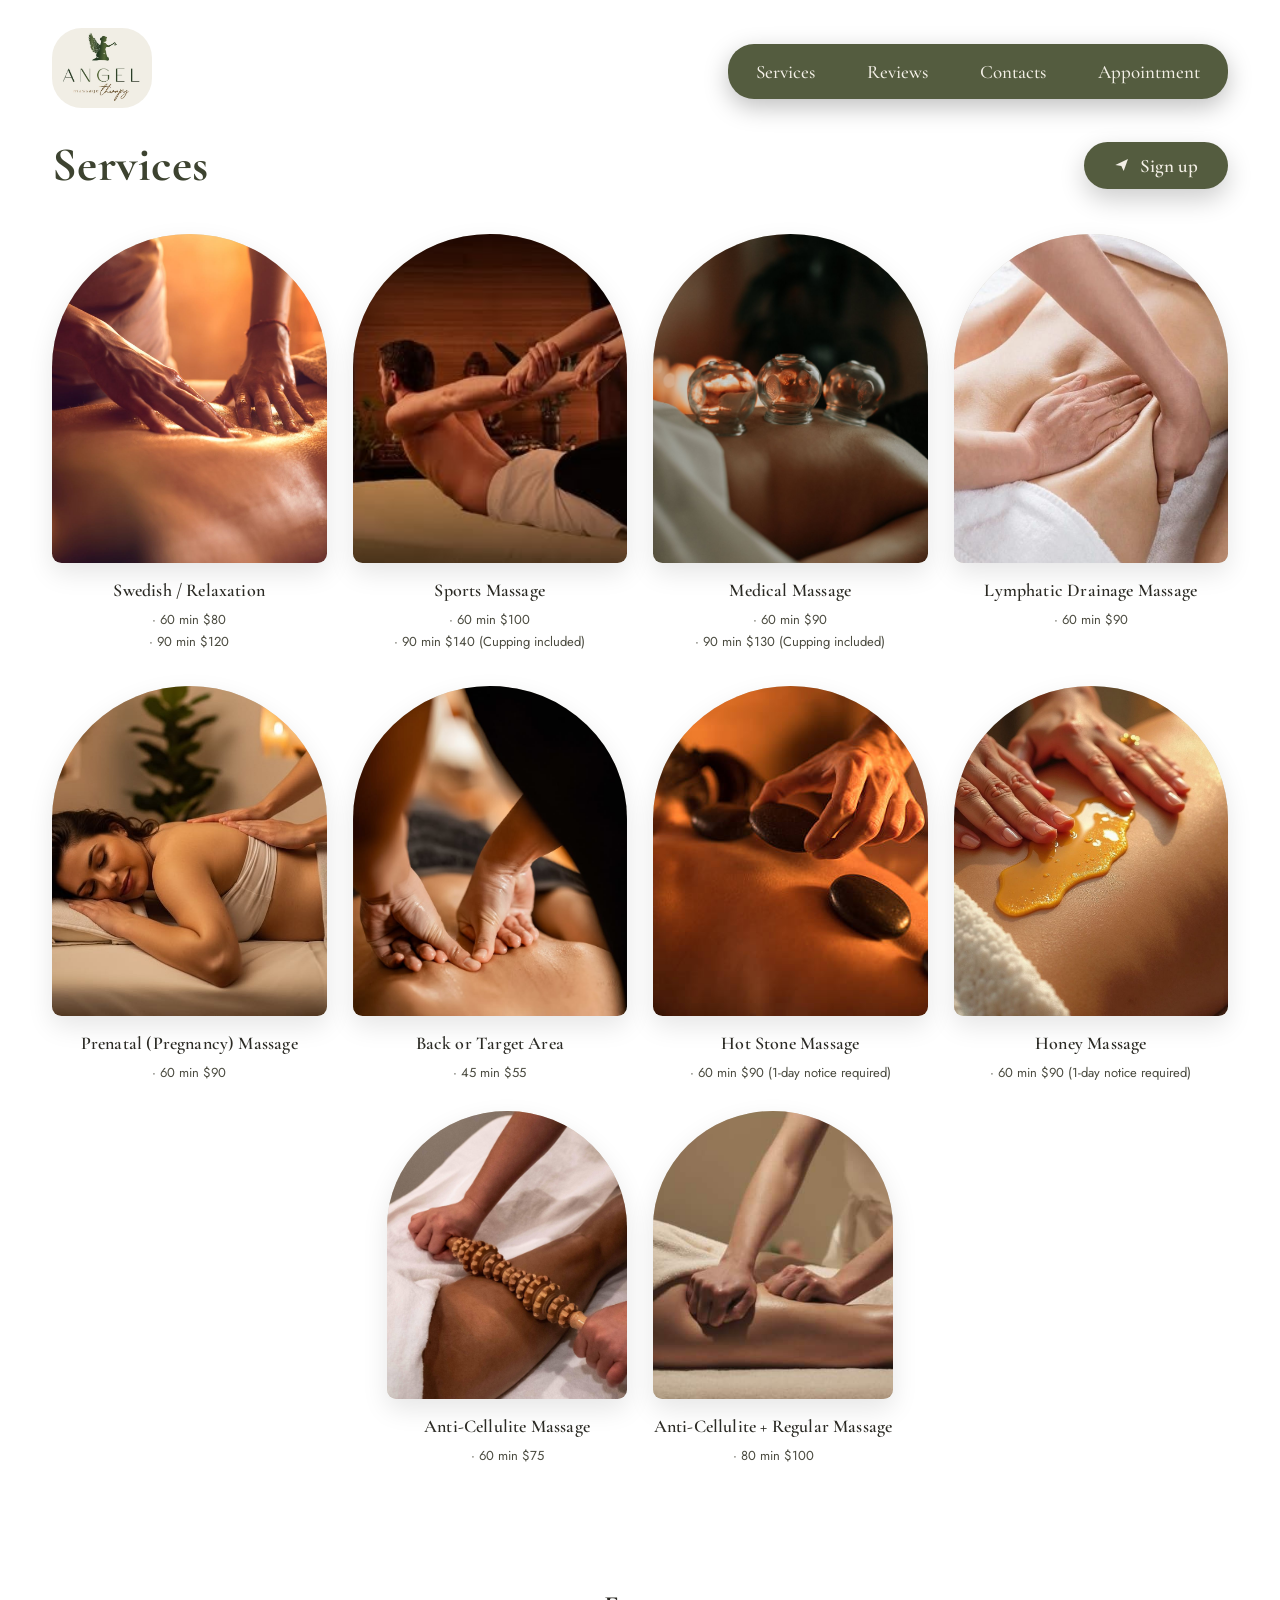
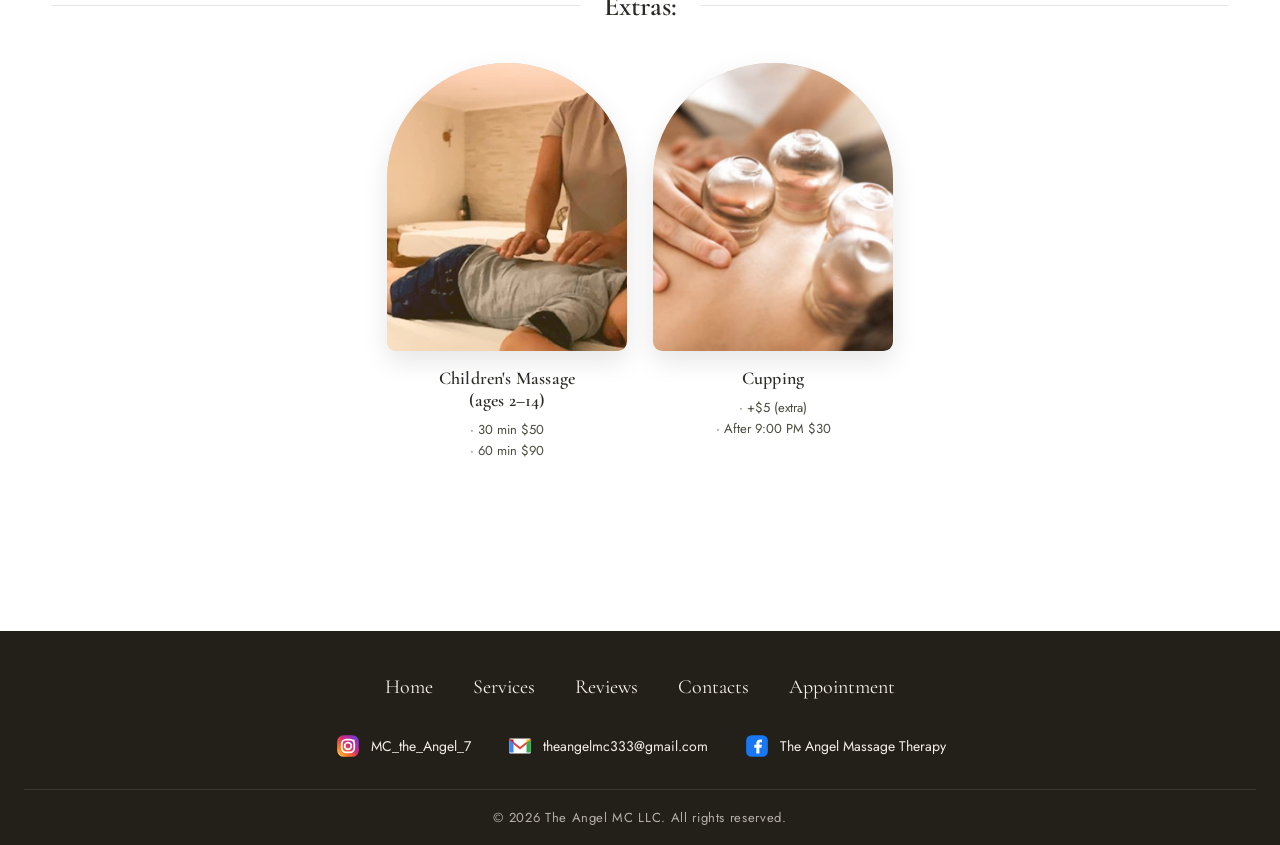
<file: services.html>
<!DOCTYPE html>
<html lang="en">
<head>
<meta charset="UTF-8">
<meta name="viewport" content="width=device-width, initial-scale=1.0">
<title>Services — The Angel MC LLC</title>
<link rel="preconnect" href="https://fonts.googleapis.com">
<link href="https://fonts.googleapis.com/css2?family=Cormorant+Garamond:wght@400;500;600;700&family=Cormorant:ital,wght@0,400;0,500;1,400&family=Jost:wght@300;400;500&display=swap" rel="stylesheet">
<link rel="stylesheet" href="style.css">
<script src="script.js" defer></script>

</head>
<body>

<header>
  <div class="wrap">
    <nav class="navbar">
      <a href="index.html" class="logo" aria-label="The Angel MC LLC — home">
        <img src="images/logo.jpg" alt="Angel MC logo">
      </a>

      <div class="nav-links" id="navLinks">
        <a href="services.html">Services</a>
        <a href="reviews.html">Reviews</a>
        <a href="contact.html">Contacts</a>
        <a href="appointment.html">Appointment</a>
      </div>

      <button class="nav-toggle" id="navToggle" aria-label="Toggle menu" aria-expanded="false" aria-controls="navLinks">
        <span></span>
      </button>
    </nav>

    <div class="page-header">
      <h1>Services</h1>
      <a href="appointment.html" class="btn">
        <svg viewBox="0 0 24 24"><path d="M2 12 21 3l-6.5 18-3.5-7.5L2 12Z"/></svg>
        Sign up
      </a>
    </div>
<div class="service-grid">
    <div class="svc-card">
      <div class="svc-photo"><img src="images/svc-swedish.jpg" alt="Swedish / Relaxation massage"></div>
      <h3>Swedish / Relaxation</h3>
      <p>· 60 min $80<br>· 90 min $120</p>
    </div>

    <div class="svc-card">
      <div class="svc-photo"><img src="images/svc-sports.jpg" alt="Sports massage"></div>
      <h3>Sports Massage</h3>
      <p>· 60 min $100<br>· 90 min $140 (Cupping included)</p>
    </div>

    <div class="svc-card">
      <div class="svc-photo"><img src="images/svc-medical.jpg" alt="Medical massage"></div>
      <h3>Medical Massage</h3>
      <p>· 60 min $90<br>· 90 min $130 (Cupping included)</p>
    </div>

    <div class="svc-card">
      <div class="svc-photo"><img src="images/svc-lymphatic.jpg" alt="Lymphatic drainage massage"></div>
      <h3>Lymphatic Drainage Massage</h3>
      <p>· 60 min $90</p>
    </div>

    <div class="svc-card">
      <div class="svc-photo"><img src="images/svc-prenatal.jpg" alt="Prenatal pregnancy massage"></div>
      <h3>Prenatal (Pregnancy) Massage</h3>
      <p>· 60 min $90</p>
    </div>

    <div class="svc-card">
      <div class="svc-photo"><img src="images/svc-back.jpg" alt="Back or target area massage"></div>
      <h3>Back or Target Area</h3>
      <p>· 45 min $55</p>
    </div>

    <div class="svc-card">
      <div class="svc-photo"><img src="images/svc-hotstone.jpg" alt="Hot stone massage"></div>
      <h3>Hot Stone Massage</h3>
      <p>· 60 min $90 (1-day notice required)</p>
    </div>

    <div class="svc-card">
      <div class="svc-photo"><img src="images/svc-honey.jpg" alt="Honey massage"></div>
      <h3>Honey Massage</h3>
      <p>· 60 min $90 (1-day notice required)</p>
    </div>
  </div>

  <div class="service-grid extras-grid" style="margin-top:8px;">
    <div class="svc-card">
      <div class="svc-photo"><img src="images/svc-anticellulite.jpg" alt="Anti-cellulite massage"></div>
      <h3>Anti-Cellulite Massage</h3>
      <p>· 60 min $75</p>
    </div>

    <div class="svc-card">
      <div class="svc-photo"><img src="images/svc-anticellulite-combo.jpg" alt="Anti-cellulite plus regular massage"></div>
      <h3>Anti-Cellulite + Regular Massage</h3>
      <p>· 80 min $100</p>
    </div>
  </div>

  <div class="extras-divider">
    <span class="rule"></span>
    <span class="label">Extras:</span>
    <span class="rule"></span>
  </div>

  <div class="service-grid extras-grid">
    <div class="svc-card">
      <div class="svc-photo"><img src="images/svc-children.jpg" alt="Children's massage"></div>
      <h3>Children's Massage<br>(ages 2–14)</h3>
      <p>· 30 min $50<br>· 60 min $90</p>
    </div>

    <div class="svc-card">
      <div class="svc-photo"><img src="images/svc-cupping.jpg" alt="Cupping"></div>
      <h3>Cupping</h3>
      <p>· +$5 (extra)<br>· After 9:00 PM $30</p>
    </div>
  </div>

  </div>
</header>
<footer>
  <nav class="footer-nav">
    <a href="index.html#top">Home</a>
    <a href="services.html">Services</a>
    <a href="reviews.html">Reviews</a>
    <a href="contact.html">Contacts</a>
    <a href="appointment.html">Appointment</a>
  </nav>

  <div class="footer-social">
    <a href="https://instagram.com/MC_the_Angel_7" target="_blank" rel="noopener">
      <svg viewBox="0 0 24 24" aria-hidden="true">
        <defs>
          <linearGradient id="igGrad4" x1="0%" y1="100%" x2="100%" y2="0%">
            <stop offset="0%" stop-color="#feda75"/>
            <stop offset="25%" stop-color="#fa7e1e"/>
            <stop offset="55%" stop-color="#d62976"/>
            <stop offset="80%" stop-color="#962fbf"/>
            <stop offset="100%" stop-color="#4f5bd5"/>
          </linearGradient>
        </defs>
        <rect x="2" y="2" width="20" height="20" rx="6" fill="url(#igGrad4)"/>
        <rect x="6.2" y="6.2" width="11.6" height="11.6" rx="4" fill="none" stroke="#fff" stroke-width="1.6"/>
        <circle cx="12" cy="12" r="3.1" fill="none" stroke="#fff" stroke-width="1.6"/>
        <circle cx="17" cy="7" r="1.1" fill="#fff"/>
      </svg>
      <span>MC_the_Angel_7</span>
    </a>

    <a href="mailto:theangelmc333@gmail.com">
      <svg viewBox="0 0 24 24" aria-hidden="true">
        <path d="M3 5h18a1 1 0 0 1 1 1v12a1 1 0 0 1-1 1H3a1 1 0 0 1-1-1V6a1 1 0 0 1 1-1Z" fill="#fff"/>
        <path d="M2 6l10 8 10-8" fill="none" stroke="#EA4335" stroke-width="1.8" stroke-linejoin="round"/>
        <path d="M2 6v12h4V9.2Z" fill="#4285F4"/>
        <path d="M22 6v12h-4V9.2Z" fill="#34A853"/>
        <path d="M6 9.2 2 6h4Z" fill="#C5221F"/>
        <path d="M18 9.2 22 6h-4Z" fill="#FBBC04"/>
      </svg>
      <span>theangelmc333@gmail.com</span>
    </a>

<a href="https://www.facebook.com/profile.php?id=61557746706475" target="_blank" rel="noopener">
      <svg viewBox="0 0 24 24" aria-hidden="true">
        <rect x="2" y="2" width="20" height="20" rx="5" fill="#1877F2"/>
        <path d="M14.8 8.6h1.8V5.9h-1.8c-2 0-3.4 1.4-3.4 3.4v1.6H9.5v2.7h1.9V19h2.8v-5.4h1.9l.4-2.7h-2.3V9.6c0-.6.3-1 .9-1Z" fill="#fff"/>
      </svg>
      <span translate="no">The Angel Massage Therapy</span>
    </a>
  </div>

  <div class="footer-bottom">
    © <span id="year"></span> The Angel MC LLC. All rights reserved.
  </div>
</footer>

</body>
</html>
</file>
<file: style.css>
/* =========================================================
   ROOT / RESET
   ========================================================= */

:root{
  --cream: #f3efe6;
  --cream-deep: #ece6d8;
  --ink: #2b2a24;
  --olive: #545c3f;
  --olive-deep: #3d4330;
  --gold: #b79a5d;
  --line: rgba(43, 42, 36, 0.12);
  --card: #faf8f2;
  --muted: #8a887c; /* folosit de paginile de recenzii; lipsea din :root */
}

*{ margin:0; padding:0; box-sizing:border-box; }

html{ scroll-behavior:smooth; }

body{
  font-family:'Jost', sans-serif;
  color:var(--ink);
  -webkit-font-smoothing:antialiased;
}

h1, h2, h3, .brand-name{
  font-family:'Cormorant Garamond', serif;
  font-weight:500;
  letter-spacing:0.01em;
}

a{ color:inherit; text-decoration:none; }
button{ font-family:inherit; }


/* =========================================================
   NAVIGARE COMUNĂ — un singur set de reguli, identic pe
   toate paginile (Home, Services, Contacts, Appointment,
   Reviews).
   ========================================================= */

.navbar{
  max-width:1180px;
  display:flex;
  align-items:center;
  justify-content:space-between;
  gap:24px;
}

.logo img{
  width:100px;
  height:80px;
  border-radius:30px;
}

.nav-links{
  display:flex;
  align-items:center;
  gap:8px;
  border-radius:26px;
  padding:6px;
  background:var(--olive);
  box-shadow:0 8px 24px rgba(0, 0, 0, 0.25);
}

.nav-links a{
  font-family:'Cormorant Garamond', serif;
  font-size:19px;
  font-weight:500;
  color:var(--cream);
  padding:10px 22px;
  border-radius:20px;
  transition:background 0.25s ease, color 0.25s ease;
  white-space:nowrap;
}

.nav-links a:hover,
.nav-links a:focus-visible{
  background:rgba(255, 255, 255, 0.18);
  color:var(--cream);
  outline:none;
}

.nav-toggle{
  display:none;
  background:var(--card);
  border:none;
  border-radius:14px;
  width:46px;
  height:46px;
  box-shadow:0 8px 24px rgba(0, 0, 0, 0.18);
  cursor:pointer;
  align-items:center;
  justify-content:center;
}

.nav-toggle span,
.nav-toggle span::before,
.nav-toggle span::after{
  content:"";
  display:block;
  width:20px;
  height:2px;
  background:var(--ink);
  position:relative;
  transition:all 0.2s ease;
}
.nav-toggle span::before{ position:absolute; top:-6px; }
.nav-toggle span::after{ position:absolute; top:6px; }


/* =========================================================
   HERO INNER (comun)
   ========================================================= */

.hero-inner{
  max-width:1240px;
  margin:0 auto;
  width:100%;
  padding:28px 32px;
  flex:1;
  display:flex;
  flex-direction:column;
}


/* =========================================================
   BUTON COMUN
   ========================================================= */

.btn{
  display:inline-flex;
  align-items:center;
  justify-content:center;
  gap:10px;
  font-family:'Cormorant Garamond', serif;
  font-weight:600;
  font-size:19px;
  background:var(--olive);
  color:var(--cream);
  padding:12px 30px;
  border-radius:24px;
  border:none;
  cursor:pointer;
  box-shadow:0 10px 26px rgba(0, 0, 0, 0.2);
  transition: background 0.2s ease, color 0.2s ease, transform 0.2s ease;
}

.btn:hover,
.btn:focus-visible{
  background:var(--olive-deep);
  color:#fff;
  transform:translateY(-2px);
  outline:none;
}

.btn svg{ width:16px; height:16px; fill:var(--cream); }

/* Variantă compactă a butonului (folosită pe pagina de Reviews,
   in interiorul .summary-card / .filter-row unde spatiul e mai mic).
   ÎNAINTE aceasta redefinea .btn direct și-l suprascria peste tot
   pe site (17px in loc de 19px) — acum e o clasă separată,
   .btn-sm, adăugată în plus fata de .btn. */
.btn-sm{
  font-size:17px;
  padding:10px 24px;
  border-radius:22px;
  gap:8px;
}
.btn-sm:hover,
.btn-sm:focus-visible{ transform:translateY(-1px); }
.btn-sm svg{ width:14px; height:14px; fill:none; stroke:var(--cream); stroke-width:2; }

/* Variantă "deschisă" a butonului, pentru hero-urile cu fundal
   foto (Home, Appointment) — fundal deschis, text închis.
   Se aplică ADĂUGÂND clasa .btn-light, nu redefinind .btn. */
.btn-light{
  background:var(--card);
  color:var(--ink);
  font-size:20px;
  padding:14px 40px;
  border-radius:26px;
  box-shadow:0 10px 26px rgba(0, 0, 0, 0.3);
}

.btn-light:hover,
.btn-light:focus-visible{
  background:var(--olive);
  color:#fff;
}


/* =========================================================
   PAGE HEADER (comun — Services, Reviews, orice pagină cu
   antet + buton in dreapta)
   ========================================================= */

.page-header{
  display:flex;
  align-items:center;
  justify-content:space-between;
  padding:22px 0 40px;
  flex-wrap:wrap;
  gap:20px;
}

.page-header h1{
  color:var(--olive-deep);
  font-weight:700;
  font-size:clamp(34px, 4.6vw, 48px);
}

/* Variantă mai compactă a antetului (Reviews) — ÎNAINTE
   redefinea .page-header cu alte valori și îl suprascria peste
   tot (câștiga în cascadă, fiindcă venea mai jos în fișier).
   Acum e separată, .page-header--compact, ca sa nu mai afecteze
   Services. */
.page-header--compact{
  padding:26px 0 22px;
}
.page-header--compact h1{
  font-size:clamp(28px, 4vw, 38px);
}


/* =========================================================
   HOME PAGE
   ========================================================= */

.hero{
  position:relative;
  min-height:100vh;
  display:flex;
  flex-direction:column;
  overflow:hidden;
  background: url('images/hero-spa.png') center 30% / cover no-repeat;
}

.hero-content{
  flex:1;
  display:flex;
  flex-direction:column;
  align-items:center;
  justify-content:center;
  text-align:center;
  padding:60px 20px;
}

.hero-content h1{
  color:#fff;
  font-size:clamp(40px, 6.4vw, 74px);
  text-shadow: 0 0 40px rgba(90, 110, 60, 0.65), 0 4px 20px rgba(0, 0, 0, 0.4);
  margin-bottom:36px;
  letter-spacing:0.02em;
}

.about{ padding:90px 24px 100px; text-align:center; }
.about-inner{ max-width:820px; margin:0 auto; }

.eyebrow{
  font-family:'Cormorant', serif;
  font-style:italic;
  color:var(--olive);
  font-size:15px;
  letter-spacing:0.15em;
  display:block;
  margin-bottom:8px;
}

.about h2{ font-size:clamp(32px, 4.4vw, 46px); margin-bottom:28px; }
.about .divider{ width:64px; height:2px; background:var(--gold); margin:0 auto 28px; }
.about p{ font-size:17px; line-height:1.85; color:#4a4a3f; font-weight:300; }

.section{ padding:90px 24px; max-width:1100px; margin:0 auto; }
.section h2{ text-align:center; font-size:clamp(30px, 4vw, 42px); margin-bottom:44px; }

.cards{
  display:grid;
  grid-template-columns:repeat(auto-fit, minmax(240px, 1fr));
  gap:28px;
}

.card{
  background:var(--card);
  border:1px solid var(--line);
  border-radius:18px;
  padding:34px 28px;
  text-align:center;
  box-shadow:0 12px 30px rgba(0, 0, 0, 0.05);
}
.card h3{ font-size:24px; margin-bottom:12px; color:var(--olive-deep); }
.card p{ font-weight:300; color:#5a5a4d; line-height:1.7; }
#contacts .card p{ margin-top:6px; }

/* ---------- SERVICES PANEL (preview pe homepage) ---------- */
.services-panel{
  margin:0 auto;
  background: linear-gradient(160deg, #445232, #38431f 70%);
  border-radius:50px 50px 0 0;
  padding:56px 40px 64px;
  box-shadow:0 30px 60px rgba(30, 35, 15, 0.28);
}
.services-panel h2{
  text-align:center;
  color:var(--cream);
  font-size:clamp(32px, 4.4vw, 46px);
  display:flex;
  align-items:center;
  justify-content:center;
  gap:24px;
  margin-bottom:48px;
}
.services-panel h2::before,
.services-panel h2::after{
  content:"";
  height:1px;
  width:100px;
  background:rgba(243, 239, 230, 0.45);
}

.service-item{
  display:flex;
  flex-direction:column;
  align-items:center;
  justify-content:flex-end;
  text-align:center;
  color:var(--cream);
}
.service-item img{
  width:150px;
  stroke:var(--cream); fill:none;
  stroke-width:2; stroke-linecap:round; stroke-linejoin:round;
  margin-bottom:14px;
}
.service-item span{ font-family:'Cormorant Garamond', serif; font-size:19.5px; line-height:1.35; }

.info-cards{
  max-width:1180px;
  margin:44px auto 40px;
  display:grid;
  grid-template-columns:repeat(3, 1fr);
  gap:24px;
}
.info-card{ background:#dedbd2; border-radius:20px; padding:34px 26px; text-align:center; color:#2b2a24; }
.info-card img,
.info-card svg{
  width:46px; height:46px;
  stroke:#2b2a24; fill:none;
  stroke-width:2; stroke-linecap:round; stroke-linejoin:round;
  margin-bottom:16px;
}
.info-card h3{ font-size:19px; margin-bottom:10px; font-weight:600; }
.info-card p{ font-size:14px; line-height:1.7; font-weight:400; }

.location{ background:#fff; padding:80px 24px 90px; text-align:center; }
.location h2{ font-size:clamp(32px, 4.4vw, 46px); margin-bottom:44px; }
.location-grid{
  max-width:1180px; margin:0 auto;
  display:grid; grid-template-columns:repeat(3, 1fr); gap:24px;
}
.location-grid figure{
  margin:0; border-radius:14px; overflow:hidden;
  box-shadow:0 14px 30px rgba(0, 0, 0, 0.12);
  aspect-ratio:4 / 3; background:#dcdcd4;
}
.location-grid img{ width:100%; height:100%; object-fit:cover; display:block; }


/* =========================================================
   APPOINTMENT HERO
   ========================================================= */

.book-hero{
  position:relative;
  min-height:100vh;
  display:flex;
  flex-direction:column;
  overflow:hidden;
  background-image:
    linear-gradient(180deg, rgba(10, 12, 6, 0.18), rgba(10, 12, 6, 0.48)),
    url("images/appointment-candles.jpg");
  background-position:center center;
  background-size:cover;
  background-repeat:no-repeat;
  background-color:#2a221a;
}

.book-hero::before{
  content:"";
  position:absolute;
  inset:0;
  background: radial-gradient(circle at center, rgba(255, 255, 255, 0.16) 0%, rgba(255, 255, 255, 0.06) 35%, transparent 70%);
  opacity:0;
  pointer-events:none;
  z-index:1;
  animation: appointmentExposure 1.8s ease-out forwards;
}

@keyframes appointmentExposure{
  0%   { opacity:0; }
  40%  { opacity:0.9; }
  100% { opacity:0.45; }
}

.book-inner{
  position:relative;
  z-index:2;
  max-width:1240px;
  margin:0 auto;
  width:100%;
  padding:28px 32px 60px;
  flex:1;
  display:flex;
  flex-direction:column;
}

.book-content{
  flex:1;
  display:flex;
  flex-direction:column;
  align-items:center;
  justify-content:center;
  text-align:center;
  padding:50px 20px 10px;
  color:#fff;
  position:relative;
  z-index:2;
}

.eyebrow-row{
  display:flex; align-items:center; gap:24px;
  width:100%; max-width:640px; margin-bottom:26px;
}
.eyebrow-row .rule{ flex:1; height:1px; background:rgba(255, 255, 255, 0.55); }
.eyebrow-row span.label{
  font-family:'Cormorant Garamond', serif; font-size:20px;
  letter-spacing:0.04em; white-space:nowrap;
}

.book-content h1{
  font-size:clamp(30px, 5vw, 46px);
  margin-bottom:22px;
  position:relative;
  z-index:3;
  animation: appointmentTitle 1.4s ease-out;
}

@keyframes appointmentTitle{
  0%   { opacity:0; transform:translateY(12px); }
  100% { opacity:1; transform:translateY(0); }
}

.book-content .lorem{
  max-width:560px; font-weight:300; font-size:14px;
  line-height:1.8; color:rgba(255, 255, 255, 0.85); margin-bottom:40px;
}


/* =========================================================
   SERVICES PAGE
   ========================================================= */

.wrap{
  position:relative;
  z-index:2;
  max-width:1240px;
  margin:0 auto;
  width:100%;
  padding:28px 32px 60px;
  flex:1;
  display:flex;
  flex-direction:column;
}

.service-grid{
  display:grid;
  grid-template-columns:repeat(4, 1fr);
  gap:34px 26px;
  padding-bottom:20px;
}

.svc-card{ text-align:center; }
.svc-photo{
  width:100%;
  aspect-ratio:3 / 3.6;
  border-radius:52% 52% 10px 10px / 42% 42% 10px 10px;
  overflow:hidden;
  background:#d8d3c6; /* fallback pana adaugi imaginea */
  margin-bottom:16px;
  box-shadow:0 10px 26px rgba(0, 0, 0, 0.1);
}
.svc-photo img{ width:100%; height:100%; object-fit:cover; display:block; }
.svc-card h3{ font-size:18px; font-weight:600; margin-bottom:8px; color:var(--ink); }
.svc-card p{ font-size:13px; font-weight:400; line-height:1.65; color:#4a4a3f; }

.extras-divider{ display:flex; align-items:center; gap:24px; margin:52px 0 40px; }
.extras-divider .rule{ flex:1; height:1px; background:var(--line); }
.extras-divider span.label{
  font-family:'Cormorant Garamond', serif; font-size:28px;
  font-weight:600; white-space:nowrap; color:var(--ink);
}
.service-grid.extras-grid{
  grid-template-columns:repeat(2, minmax(160px, 240px));
  justify-content:center;
  padding-bottom:70px;
}


/* =========================================================
   CONTACTS PAGE
   ========================================================= */

.contacts-hero{
  /* FIX: aceste proprietati de layout lipseau complet din
     fisier (era doar background-image + culori) — fara ele,
     sectiunea nu avea inaltime (min-height), continutul nu
     era pozitionat pe verticala (display:flex), iar efectul
     ::before nu se putea ancora (avea nevoie de position:relative
     pe parinte ca sa functioneze inset:0). */
  position:relative;
  min-height:100vh;
  display:flex;
  flex-direction:column;
  overflow:hidden;

  background-image:
    linear-gradient(180deg, rgba(10, 12, 6, 0.18), rgba(10, 12, 6, 0.48)),
    url("images/contacte.jpg");
  background-position:center center;
  background-size:cover;
  background-repeat:no-repeat;
  background-color:#232316;
}

.contacts-hero::before{
  content:"";
  position:absolute;
  inset:0;
  background: radial-gradient(circle at center, rgba(255, 255, 255, 0.16) 0%, rgba(255, 255, 255, 0.06) 35%, transparent 70%);
  opacity:0;
  pointer-events:none;
  z-index:1;
  animation: heroExposure 1.8s ease-out forwards;
}

@keyframes heroExposure{
  0%   { opacity:0; }
  40%  { opacity:0.9; }
  100% { opacity:0.45; }
}

.contacts-hero .hero-content{
  flex:1;
  display:flex;
  align-items:center;
  justify-content:center;
  text-align:center;
}

.contacts-hero h1{
  color:#fff;
  font-size:clamp(38px, 6vw, 64px);
  text-shadow:0 4px 24px rgba(0, 0, 0, 0.45);
  margin:0;
  position:relative;
  animation: titleExposure 1.4s ease-out;
}

@keyframes titleExposure{
  0%   { opacity:0; transform:translateY(12px); }
  100% { opacity:1; transform:translateY(0); }
}

/* .hero-inner varianta Contacts — trebuie sa stea deasupra
   efectului ::before (z-index:2). FIX: aici era "flex:2", cel
   mai probabil o greseala de tastare (in tot restul fisierului
   se foloseste flex:1); l-am uniformizat la flex:1. */
.contacts-hero .hero-inner{
  position:relative;
  z-index:2;
  padding:28px 32px 60px;
  flex:1;
}

.contacts-body{ background:#fff; padding:56px 24px 80px; }
.contacts-inner{ max-width:1180px; margin:0 auto; }

.badge{
  display:inline-block;
  background:var(--olive);
  color:var(--cream);
  font-family:'Cormorant Garamond', serif;
  font-size:18px;
  padding:10px 26px;
  border-radius:20px;
  margin-bottom:44px;
}

.map-wrap{
  border-radius:20px;
  overflow:hidden;
  box-shadow:0 16px 36px rgba(0, 0, 0, 0.14);
  aspect-ratio:30 / 7;
}
.map-wrap iframe{ width:100%; height:100%; border:0; display:block; }


/* =========================================================
   REVIEWS PAGE
   ========================================================= */

.summary-card{
  background:var(--card);
  border:1px solid var(--line);
  border-radius:16px;
  padding:26px 28px;
  display:flex;
  align-items:center;
  gap:40px;
  flex-wrap:wrap;
  margin-bottom:24px;
}

.summary-score{ text-align:center; min-width:110px; }
.summary-score .num{
  font-family:'Cormorant Garamond', serif;
  font-size:44px; font-weight:700; line-height:1; color:var(--ink);
}
.summary-score .label{ font-size:13px; color:var(--muted); margin:4px 0 8px; }

.dots{ display:flex; gap:4px; justify-content:center; margin-bottom:4px; }
.dots span{ width:10px; height:10px; border-radius:50%; background:var(--line); }
.dots span.filled{ background:var(--olive); }

.summary-count{ font-size:12px; color:var(--muted); }
.summary-bars{ flex:1; display:flex; flex-direction:column; gap:7px; }
.bar-row{ display:flex; align-items:center; gap:12px; }
.bar-row .bar-label{ width:66px; font-size:13px; color:var(--muted); }
.bar-track{ flex:1; height:8px; background:var(--line); border-radius:6px; overflow:hidden; }
.bar-fill{ height:100%; background:var(--olive); border-radius:6px; }
.bar-row .bar-count{ width:24px; text-align:right; font-size:13px; color:var(--muted); }

.filter-row{ display:flex; align-items:center; gap:14px; margin-bottom:22px; flex-wrap:wrap; }

.pill-btn{
  display:inline-flex; align-items:center; gap:8px;
  background:var(--card); border:1px solid var(--line);
  border-radius:20px; padding:9px 18px; font-size:14px;
  color:var(--ink); cursor:pointer;
}
.pill-btn svg{ width:14px; height:14px; stroke:var(--ink); fill:none; stroke-width:2; }

.pill-select{
  appearance:none;
  -webkit-appearance:none;
  background:var(--card) url('data:image/svg+xml;utf8,<svg xmlns="http://www.w3.org/2000/svg" viewBox="0 0 24 24" fill="none" stroke="%232b2a24" stroke-width="2"><path d="m6 9 6 6 6-6"/></svg>') no-repeat right 14px center;
  background-size:13px;
  border:1px solid var(--line);
  border-radius:20px;
  padding:9px 34px 9px 18px;
  font-family:'Jost', sans-serif;
  font-size:14px;
  color:var(--ink);
  cursor:pointer;
}
.pill-select:focus-visible{ outline:2px solid var(--olive); outline-offset:2px; }

.no-reviews{ padding:30px 0; text-align:center; color:var(--muted); font-size:14px; display:none; }

.sync-note{ font-size:12px; color:var(--muted); margin:-10px 0 20px; display:flex; align-items:center; gap:6px; }
.sync-note.error{ color:#b33a3a; }

/* ---------- MENTIONS ---------- */
.mentions{ display:flex; flex-wrap:wrap; gap:10px; margin-bottom:14px; }
.mentions-title{ font-size:15px; font-weight:600; margin-bottom:12px; }

.mentions button{
  background:var(--card); border:1px solid var(--line); border-radius:20px;
  padding:8px 18px; font-size:13.5px; color:var(--ink); cursor:pointer;
  font-family:'Jost', sans-serif; display:inline-flex; align-items:center; gap:6px;
  transition:background .2s ease, border-color .2s ease, color .2s ease;
}
.mentions button:hover,
.mentions button:focus-visible{ background:var(--olive); border-color:var(--olive); color:#fff; outline:none; }
.mentions button.active{ background:var(--olive); border-color:var(--olive); color:#fff; }
.mentions button .count{ font-size:11px; opacity:0.75; }

.mention-active{
  display:flex; align-items:center; gap:10px;
  background:var(--cream-deep); border-radius:10px; padding:9px 16px;
  font-size:13px; margin-bottom:24px; color:var(--ink);
}
.mention-active button{
  background:none; border:none; color:var(--olive-deep);
  font-weight:600; font-size:12.5px; cursor:pointer; font-family:'Jost', sans-serif;
}

mark{ background:#e3d9a8; color:inherit; border-radius:3px; padding:0 2px; }

/* ---------- WRITE A REVIEW ---------- */
.write-review-panel{
  display:none; background:var(--card); border:1px solid var(--line);
  border-radius:16px; padding:24px 26px; margin-bottom:24px;
}
.write-review-panel.open{ display:block; }

.wr-signed-in{ display:flex; align-items:center; gap:10px; font-size:14px; color:var(--ink); }
.wr-signed-in img{ width:28px; height:28px; border-radius:50%; object-fit:cover; }
.wr-signed-in button{
  background:none; border:none; color:var(--olive); font-size:12.5px;
  font-weight:600; cursor:pointer; font-family:'Jost', sans-serif; text-decoration:underline;
}

.write-review-panel .wr-row{
  display:grid; grid-template-columns:1fr auto; gap:20px; align-items:end; margin-bottom:16px;
}
.write-review-panel .form-field{ display:flex; flex-direction:column; gap:6px; }
.write-review-panel label{ font-size:13px; font-weight:500; }
.write-review-panel input,
.write-review-panel textarea{
  font-family:'Jost', sans-serif; font-size:14.5px; padding:11px 14px;
  border-radius:10px; border:1px solid var(--line); background:#fff;
  color:var(--ink); outline:none; resize:vertical;
}
.write-review-panel input:focus,
.write-review-panel textarea:focus{ border-color:var(--olive); }

.star-picker{ display:flex; gap:4px; }
.star-picker .star{
  background:none; border:none; font-size:26px; line-height:1;
  color:var(--line); cursor:pointer; padding:2px;
  transition:color .15s ease, transform .15s ease;
}
.star-picker .star.filled{ color:#c99a2e; }
.star-picker .star:hover{ transform:scale(1.1); }

.wr-actions{ display:flex; align-items:center; gap:16px; flex-wrap:wrap; margin-top:14px; }
.wr-actions button[type="submit"]:disabled{ opacity:0.6; cursor:not-allowed; }
.wr-note{ font-size:12.5px; color:var(--muted); }
.wr-note a{ color:var(--olive); font-weight:600; text-decoration:underline; }

/* ---------- TOAST ---------- */
.toast{
  position:fixed; top:20px; right:20px; max-width:320px;
  background:var(--olive-deep); color:#fff; padding:14px 20px;
  border-radius:12px; font-size:13.5px; line-height:1.5;
  box-shadow:0 14px 34px rgba(0,0,0,0.25); z-index:999;
  transform:translateY(-12px); opacity:0;
  transition:transform .25s ease, opacity .25s ease;
  pointer-events:none;
}
.toast.show{ transform:translateY(0); opacity:1; }
.toast.error{ background:#8a3a3a; }

/* ---------- RECENZII / RĂSPUNS BUSINESS ---------- */
.reviews-title{ font-size:20px; font-weight:600; margin-bottom:6px; }
.reviews-disclaimer{ font-size:12.5px; color:var(--muted); margin-bottom:26px; line-height:1.6; }

.review{ border-top:1px solid var(--line); padding:26px 0; }
.review-head{ display:flex; align-items:flex-start; gap:12px; margin-bottom:10px; }

.avatar{
  width:42px; height:42px; border-radius:50%;
  background:var(--olive-deep); color:var(--cream);
  display:flex; align-items:center; justify-content:center;
  font-family:'Cormorant Garamond', serif; font-weight:600; font-size:17px;
  flex-shrink:0;
}

.review-meta{ flex:1; }
.review-meta .name{ font-weight:600; font-size:14.5px; }
.review-meta .sub{ font-size:12px; color:var(--muted); margin-top:1px; }
.review-meta .when{ font-size:12px; color:var(--muted); margin-top:1px; }

.review-dots{ display:flex; gap:3px; margin-top:6px; }
.review-dots span{ width:8px; height:8px; border-radius:50%; background:var(--line); }
.review-dots span.filled{ background:var(--olive); }

.review-text{ font-size:14.5px; line-height:1.75; color:#3d3c34; margin:12px 0 12px; }

.review-footer{ display:flex; align-items:center; gap:18px; font-size:12px; color:var(--muted); }
.review-footer .actions{ margin-left:auto; display:flex; align-items:center; gap:14px; }
.review-footer .like,
.reply-footer .like{
  display:flex; align-items:center; gap:5px;
  background:none; border:none; cursor:pointer;
  font-family:'Jost', sans-serif; font-size:12px; color:var(--muted);
  padding:4px 6px; border-radius:8px;
  transition:background .15s ease, color .15s ease;
}
.review-footer .like:hover,
.reply-footer .like:hover{ background:var(--cream-deep); }
.review-footer .like svg,
.reply-footer .like svg{ width:15px; height:15px; stroke:var(--muted); fill:none; stroke-width:1.8; transition:stroke .15s ease, fill .15s ease; }
.review-footer .like.liked,
.reply-footer .like.liked{ color:var(--olive-deep); font-weight:600; }
.review-footer .like.liked svg,
.reply-footer .like.liked svg{ stroke:var(--olive-deep); fill:var(--olive-deep); }
.reply-name-input{
  font-family: 'Jost', sans-serif;
  font-size: 13.5px;
  padding: 10px 12px;
  border-radius: 9px;
  border: 1px solid var(--line);
  background: #fff;
  color: var(--ink);
  outline: none;
  resize: vertical;
  min-height: 4px;
  margin-bottom: 10px;}
.review-footer .reply-toggle{
  background:none; border:none; cursor:pointer;
  font-family:'Jost', sans-serif; font-size:12px; font-weight:600;
  color:var(--muted); padding:4px 6px;
}
.review-footer .reply-toggle:hover{ color:var(--olive); }
.review-footer svg{ width:15px; height:15px; stroke:var(--muted); fill:none; stroke-width:1.8; }

.reply-toggle{
  margin-top:10px; background:none; border:none; font-size:12.5px;
  font-weight:600; color:var(--olive); cursor:pointer;
  font-family:'Jost', sans-serif; padding:0;
}
.reply-toggle:hover{ color:var(--olive-deep); }

.reply{ margin:18px 0 0 54px; background:var(--cream-deep); border-radius:14px; padding:18px 20px; }
.reply .review-head{ margin-bottom:8px; }
.reply .avatar{ width:34px; height:34px; font-size:14px; background:var(--gold); color:var(--ink); }
.reply .review-meta .name{ font-size:14px; }
.reply .review-text{ margin:0; font-size:13.5px; }

/* like pe un raspuns individual — aliniat in dreapta, sub text */
.reply-footer{ display:flex; justify-content:flex-end; margin-top:10px; }

/* Container care garanteaza ordinea: raspuns vizibil -> raspunsuri
   ascunse -> link toggle. flex-direction:column pastreaza exact
   ordinea din HTML (nu inverseaza nimic), e doar o siguranta in
   plus impotriva oricarei reguli globale neasteptate. */
.replies-block{
  display:flex;
  flex-direction:column;
}

/* Cand sunt mai multe raspunsuri ascunse impreuna, adaugam spatiu
   clar intre ele (inainte se atingeau, fara nicio distanta). */
.hidden-replies{
  display:flex;
  flex-direction:column;
  gap:14px;
}

.reply-more{
  order:9999; /* mereu ultimul, indiferent de ordinea din HTML */
  margin:10px 0 0 54px; /* aliniat cu .reply (54px), nu lipit de marginea din stanga */
  font-size:13px;
  color:var(--olive);
  font-weight:600;
  cursor:pointer;
}

.reply-admin-form{ display:none; margin:14px 0 0 54px; background:var(--cream-deep); border-radius:14px; padding:16px 18px; }
.reply-admin-form.open{ display:block; }
.reply-admin-form textarea{
  font-family:'Jost', sans-serif; font-size:13.5px; padding:10px 12px;
  border-radius:9px; border:1px solid var(--line); background:#fff;
  color:var(--ink); outline:none; resize:vertical; width:100%;
  min-height:64px; margin-bottom:10px;
}
.reply-admin-form .rf-actions{ display:flex; gap:10px; align-items:center; }
.reply-admin-form button{
  font-family:'Jost', sans-serif; font-size:12.5px; font-weight:600;
  padding:8px 18px; border-radius:16px; border:none; cursor:pointer;
}
.reply-admin-form button.rf-submit{ background:var(--olive); color:#fff; }
.reply-admin-form button.rf-submit:hover{ background:var(--olive-deep); }
.reply-admin-form button.rf-cancel{ background:none; color:var(--muted); }
.reply-admin-error{ font-size:12px; color:#b33a3a; margin-top:6px; display:none; }
.reply-admin-error.show{ display:block; }


/* =========================================================
   FOOTER
   ========================================================= */

footer{
  background:#232019;
  color:var(--cream);
  padding:44px 24px 0;
  margin-top:40px;
}

.footer-nav{
  display:flex; justify-content:center; flex-wrap:wrap; gap:40px;
  font-family:'Cormorant Garamond', serif; font-size:20px; padding-bottom:34px;
}
.footer-nav a{ transition:color 0.2s ease; }
.footer-nav a:hover,
.footer-nav a:focus-visible{ color:var(--gold); outline:none; }

.footer-social{ display:flex; justify-content:center; flex-wrap:wrap; gap:36px; padding-bottom:30px; }
.footer-social a{ display:flex; align-items:center; gap:10px; font-size:14px; color:var(--cream); }
.footer-social svg{ width:26px; height:26px; }

.footer-bottom{
  text-align:center;
  border-top:1px solid rgba(243, 239, 230, 0.12);
  padding:18px 20px;
  font-size:13px;
  letter-spacing:0.05em;
  color:rgba(243, 239, 230, 0.7);
}


/* =========================================================
   RESPONSIVE
   ========================================================= */

@media (max-width:960px){
  .service-grid{ grid-template-columns:repeat(4, 1fr); }
  .service-grid.extras-grid{ grid-template-columns: repeat(2, minmax(160px, 205px)); }
  .info-cards{ grid-template-columns:1fr; }
}

@media (max-width:900px){
  .service-grid{ grid-template-columns:repeat(2, 1fr); }
}

/* Navigatie mobila — un singur bloc, aceeasi pozitie peste tot.
   FIX: existau 3 blocuri @media(max-width:820px) diferite, cu
   valori "top" diferite (78px si 86px) pentru .nav-links, care
   se suprascriau intre ele in functie de ordinea din fisier. */
@media (max-width:820px){
  .nav-links{
    position:absolute;
    top:82px;
    right:32px;
    left:32px;
    flex-direction:column;
    align-items:stretch;
    display:none;
    padding:14px;
    z-index:20;
  }
  .nav-links.open{ display:flex; }
  .nav-links a{ text-align:center; }
  .nav-toggle{ display:flex; }
  header{ position:relative; }
  .pill-select option{ font-size:12px ; }
}

@media (max-width:760px){
  .location-grid{ grid-template-columns:1fr; }
  .eyebrow-row{ display:none; }
  .info-cards{ grid-template-columns:1fr; }
  .map-wrap{ aspect-ratio:6 / 2; }
}

@media (max-width:640px){
  .service-grid{ grid-template-columns:repeat(2, 1fr); }
  .services-panel{ padding:44px 22px 50px; border-radius:22px 22px 0 0; }
  .footer-nav{ gap:20px 28px; font-size:18px; }
  .service-grid {width:100%; margin:0 auto; max-width:440px;}
  .service-item img{ width:70px;}
  .service-item span{ font-size:17px; line-height:1.3;}
}

@media (max-width:520px){
  
  .page-header{ padding:16px 0 30px; }
  .extras-divider span.label{ font-size:22px; }
  .service-grid.extras-grid{padding-bottom: 20px;}
}
@media (max-width:480px){
  .summary-score{ min-width:90px; }
  .about{ padding:70px 18px 80px; }
  .location{ padding:60px 18px 70px; }
  .contacts-body{ padding:44px 18px 60px; }
  .contacts-hero{ min-height:320px; }
   .service-grid.extras-grid{padding-bottom: 10px;}
}
@media(max-width:380px){
    .summary-score{ display:block; text-align:center; min-width:100%; margin-bottom:12px; }
   .map-wrap{ aspect-ratio:6 / 4; }
   .service-grid.extras-grid {grid-template-columns: repeat(2, minmax(60px, 240px));}
   
}
</file>
